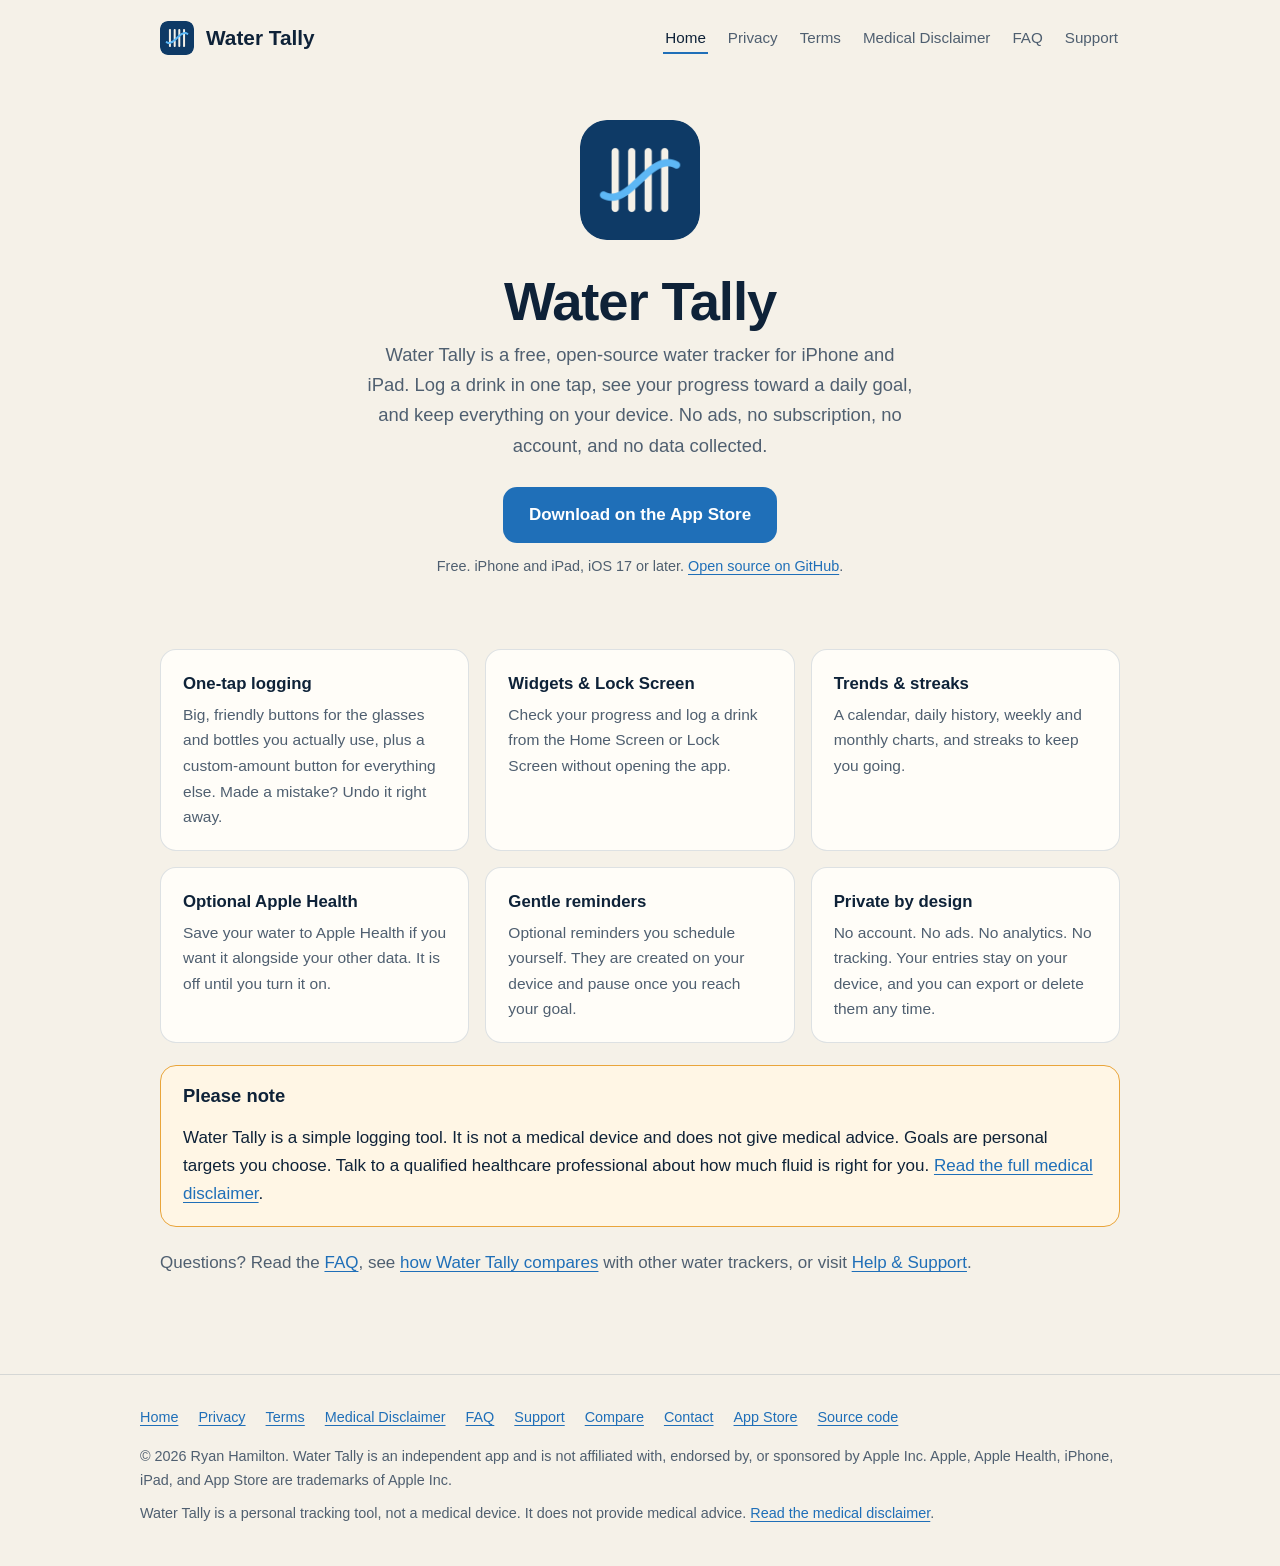
<file: index.html>
<!DOCTYPE html>
<html lang="en">
<head>
  <meta charset="utf-8">
  <meta name="viewport" content="width=device-width, initial-scale=1">
  <title>Water Tally – Free, private, open-source water tracker for iPhone</title>
  <meta name="description" content="Water Tally is a free, open-source water tracker for iPhone and iPad with one-tap logging, tap-to-log widgets and optional Apple Health. No ads, no account, no data collected.">
  <link rel="canonical" href="https://rshamilton.github.io/watertally/index.html">
  <link rel="icon" type="image/png" href="assets/favicon.png">
  <link rel="apple-touch-icon" href="assets/apple-touch-icon.png">
  <meta property="og:type" content="website">
  <meta property="og:title" content="Water Tally – Free, private, open-source water tracker for iPhone">
  <meta property="og:description" content="Water Tally is a free, open-source water tracker for iPhone and iPad with one-tap logging, tap-to-log widgets and optional Apple Health. No ads, no account, no data collected.">
  <meta property="og:image" content="https://rshamilton.github.io/watertally/assets/social-card.png">
  <meta name="twitter:card" content="summary_large_image">
  <meta name="apple-itunes-app" content="app-id=6814481718">
  <script type="application/ld+json">
{
  "@context": "https://schema.org",
  "@type": "MobileApplication",
  "name": "Water Tally",
  "description": "Water Tally is a free, open-source water tracker for iPhone and iPad. Log a drink in one tap, see your progress toward a daily goal, and keep everything on your device. No ads, no subscription, no account, and no data collected.",
  "operatingSystem": "iOS 17.0 or later",
  "applicationCategory": "HealthApplication",
  "url": "https://rshamilton.github.io/watertally/",
  "downloadUrl": "https://apps.apple.com/us/app/water-tally-drink-tracker/id6814481718",
  "installUrl": "https://apps.apple.com/us/app/water-tally-drink-tracker/id6814481718",
  "image": "https://rshamilton.github.io/watertally/assets/icon-1024.png",
  "license": "https://www.gnu.org/licenses/gpl-3.0.html",
  "isAccessibleForFree": true,
  "offers": {
    "@type": "Offer",
    "price": "0",
    "priceCurrency": "USD"
  },
  "author": {
    "@type": "Person",
    "name": "Ryan Hamilton"
  },
  "sameAs": [
    "https://apps.apple.com/us/app/water-tally-drink-tracker/id6814481718",
    "https://github.com/rshamilton/watertally"
  ],
  "featureList": [
    "One-tap water logging with custom buttons",
    "Tap-to-log Home Screen widgets and Lock Screen widgets",
    "Optional Apple Health sync (Water only)",
    "Optional reminders that stop once the daily goal is reached",
    "History, calendar, streaks and trends",
    "Ounces or millilitres",
    "CSV and JSON export",
    "No account, no ads, no data collected, works offline",
    "Open source (GPL v3)"
  ]
}
  </script>

  <meta name="theme-color" content="#0b1724" media="(prefers-color-scheme: dark)">
  <meta name="theme-color" content="#f5f1e8" media="(prefers-color-scheme: light)">
  <link rel="stylesheet" href="assets/style.css">
</head>
<body>
  <a class="skip-link" href="#content">Skip to content</a>
  <header class="site-header">
    <a class="brand" href="index.html"><img src="assets/icon-512.png" alt="" width="38" height="38">Water Tally</a>
    <nav aria-label="Main">
      <ul>
        <li><a href="index.html" aria-current="page">Home</a></li>
        <li><a href="privacy.html">Privacy</a></li>
        <li><a href="terms.html">Terms</a></li>
        <li><a href="medical-disclaimer.html">Medical Disclaimer</a></li>
        <li><a href="faq.html">FAQ</a></li>
        <li><a href="support.html">Support</a></li>
      </ul>
    </nav>
  </header>
  <main id="content" class="wide">

    <section class="hero">
      <img class="icon" src="assets/icon-512.png" alt="Water Tally app icon" width="132" height="132">
      <h1>Water Tally</h1>
      <p class="lead">Water Tally is a free, open-source water tracker for iPhone and iPad. Log a drink in one tap, see your progress toward a daily goal, and keep everything on your device. No ads, no subscription, no account, and no data collected.</p>
      <a class="badge" href="https://apps.apple.com/us/app/water-tally-drink-tracker/id6814481718">Download on the App Store</a>
      <p class="muted small">Free. iPhone and iPad, iOS 17 or later. <a href="https://github.com/rshamilton/watertally">Open source on GitHub</a>.</p>
    </section>

    <ul class="features">
      <li><h3>One-tap logging</h3><p>Big, friendly buttons for the glasses and bottles you actually use, plus a custom-amount button for everything else. Made a mistake? Undo it right away.</p></li>
      <li><h3>Widgets &amp; Lock Screen</h3><p>Check your progress and log a drink from the Home Screen or Lock Screen without opening the app.</p></li>
      <li><h3>Trends &amp; streaks</h3><p>A calendar, daily history, weekly and monthly charts, and streaks to keep you going.</p></li>
      <li><h3>Optional Apple Health</h3><p>Save your water to Apple Health if you want it alongside your other data. It is off until you turn it on.</p></li>
      <li><h3>Gentle reminders</h3><p>Optional reminders you schedule yourself. They are created on your device and pause once you reach your goal.</p></li>
      <li><h3>Private by design</h3><p>No account. No ads. No analytics. No tracking. Your entries stay on your device, and you can export or delete them any time.</p></li>
    </ul>

    <div class="notice warning" role="note">
      <h2>Please note</h2>
      <p>Water Tally is a simple logging tool. It is not a medical device and does not give medical advice. Goals are personal targets you choose. Talk to a qualified healthcare professional about how much fluid is right for you. <a href="medical-disclaimer.html">Read the full medical disclaimer</a>.</p>
    </div>

    <p class="muted">Questions? Read the <a href="faq.html">FAQ</a>, see <a href="compare.html">how Water Tally compares</a> with other water trackers, or visit <a href="support.html">Help &amp; Support</a>.</p>

  </main>
  <footer class="site-footer">
    <div class="inner">
      <ul>
        <li><a href="index.html">Home</a></li>
        <li><a href="privacy.html">Privacy</a></li>
        <li><a href="terms.html">Terms</a></li>
        <li><a href="medical-disclaimer.html">Medical Disclaimer</a></li>
        <li><a href="faq.html">FAQ</a></li>
        <li><a href="support.html">Support</a></li>
        <li><a href="compare.html">Compare</a></li>
        <li><a href="mailto:watertally@googlegroups.com?subject=Water%20Tally%20Support">Contact</a></li>
        <li><a href="https://apps.apple.com/us/app/water-tally-drink-tracker/id6814481718">App Store</a></li>
        <li><a href="https://github.com/rshamilton/watertally">Source code</a></li>
      </ul>
      <p>&copy; 2026 Ryan Hamilton. Water Tally is an independent app and is not affiliated with, endorsed by, or sponsored by Apple Inc. Apple, Apple Health, iPhone, iPad, and App Store are trademarks of Apple Inc.</p>
      <p>Water Tally is a personal tracking tool, not a medical device. It does not provide medical advice. <a href="medical-disclaimer.html">Read the medical disclaimer</a>.</p>
    </div>
  </footer>
</body>
</html>
</file>
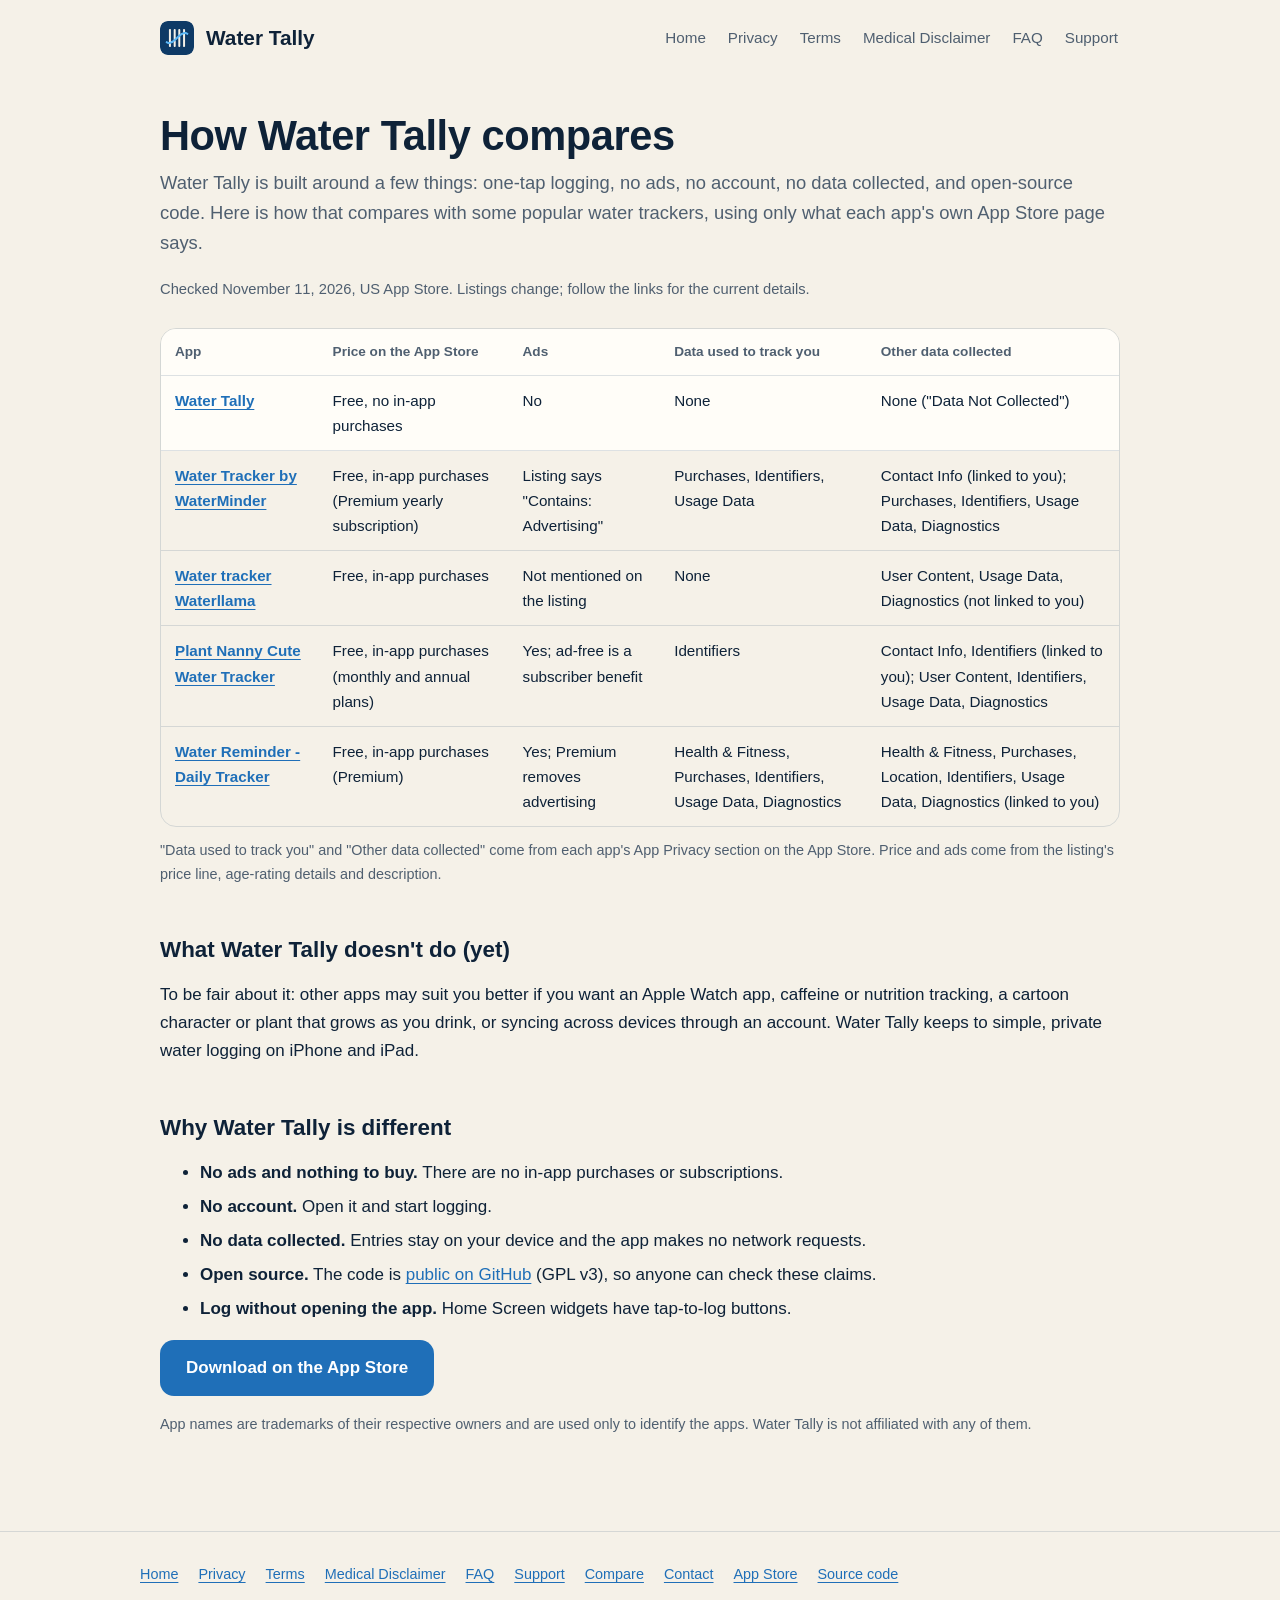
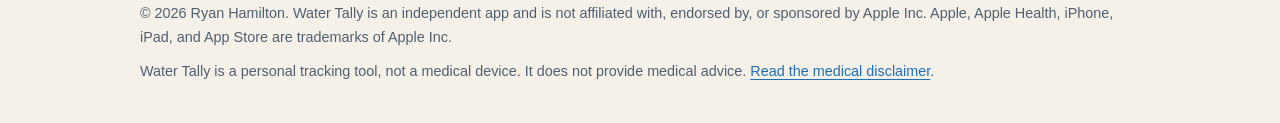
<file: compare.html>
<!DOCTYPE html>
<html lang="en">
<head>
  <meta charset="utf-8">
  <meta name="viewport" content="width=device-width, initial-scale=1">
  <title>How Water Tally compares with other water tracker apps</title>
  <meta name="description" content="Water Tally compared with popular water trackers on price, ads and App Store privacy labels.">
  <link rel="canonical" href="https://rshamilton.github.io/watertally/compare.html">
  <link rel="icon" type="image/png" href="assets/favicon.png">
  <link rel="apple-touch-icon" href="assets/apple-touch-icon.png">
  <meta property="og:type" content="website">
  <meta property="og:title" content="How Water Tally compares with other water tracker apps">
  <meta property="og:description" content="Water Tally compared with popular water trackers on price, ads and App Store privacy labels.">
  <meta property="og:image" content="https://rshamilton.github.io/watertally/assets/social-card.png">
  <meta name="twitter:card" content="summary_large_image">
  <meta name="apple-itunes-app" content="app-id=6814481718">

  <meta name="theme-color" content="#0b1724" media="(prefers-color-scheme: dark)">
  <meta name="theme-color" content="#f5f1e8" media="(prefers-color-scheme: light)">
  <link rel="stylesheet" href="assets/style.css">
</head>
<body>
  <a class="skip-link" href="#content">Skip to content</a>
  <header class="site-header">
    <a class="brand" href="index.html"><img src="assets/icon-512.png" alt="" width="38" height="38">Water Tally</a>
    <nav aria-label="Main">
      <ul>
        <li><a href="index.html">Home</a></li>
        <li><a href="privacy.html">Privacy</a></li>
        <li><a href="terms.html">Terms</a></li>
        <li><a href="medical-disclaimer.html">Medical Disclaimer</a></li>
        <li><a href="faq.html">FAQ</a></li>
        <li><a href="support.html">Support</a></li>
      </ul>
    </nav>
  </header>
  <main id="content" class="wide">

    <h1>How Water Tally compares</h1>
    <p class="lead">Water Tally is built around a few things: one-tap logging, no ads, no account, no data collected, and open-source code. Here is how that compares with some popular water trackers, using only what each app's own App Store page says.</p>
    <p class="meta">Checked November 11, 2026, US App Store. Listings change; follow the links for the current details.</p>

    <div class="table-wrap">
    <table>
      <thead>
        <tr><th scope="col">App</th><th scope="col">Price on the App Store</th><th scope="col">Ads</th><th scope="col">Data used to track you</th><th scope="col">Other data collected</th></tr>
      </thead>
      <tbody>
        <tr><th scope="row"><a href="https://apps.apple.com/us/app/water-tally-drink-tracker/id6814481718">Water Tally</a></th><td>Free, no in-app purchases</td><td>No</td><td>None</td><td>None (&quot;Data Not Collected&quot;)</td></tr>
        <tr><th scope="row"><a href="https://apps.apple.com/us/app/water-tracker-by-waterminder/id653031147">Water Tracker by WaterMinder</a></th><td>Free, in-app purchases (Premium yearly subscription)</td><td>Listing says &quot;Contains: Advertising&quot;</td><td>Purchases, Identifiers, Usage Data</td><td>Contact Info (linked to you); Purchases, Identifiers, Usage Data, Diagnostics</td></tr>
        <tr><th scope="row"><a href="https://apps.apple.com/us/app/water-tracker-waterllama/id1454778585">Water tracker Waterllama</a></th><td>Free, in-app purchases</td><td>Not mentioned on the listing</td><td>None</td><td>User Content, Usage Data, Diagnostics (not linked to you)</td></tr>
        <tr><th scope="row"><a href="https://apps.apple.com/us/app/plant-nanny-cute-water-tracker/id1424178757">Plant Nanny Cute Water Tracker</a></th><td>Free, in-app purchases (monthly and annual plans)</td><td>Yes; ad-free is a subscriber benefit</td><td>Identifiers</td><td>Contact Info, Identifiers (linked to you); User Content, Identifiers, Usage Data, Diagnostics</td></tr>
        <tr><th scope="row"><a href="https://apps.apple.com/us/app/water-reminder-daily-tracker/id1221965482">Water Reminder - Daily Tracker</a></th><td>Free, in-app purchases (Premium)</td><td>Yes; Premium removes advertising</td><td>Health &amp; Fitness, Purchases, Identifiers, Usage Data, Diagnostics</td><td>Health &amp; Fitness, Purchases, Location, Identifiers, Usage Data, Diagnostics (linked to you)</td></tr>
      </tbody>
    </table>
    </div>
    <p class="muted small">"Data used to track you" and "Other data collected" come from each app's App Privacy section on the App Store. Price and ads come from the listing's price line, age-rating details and description.</p>

    <h2>What Water Tally doesn't do (yet)</h2>
    <p>To be fair about it: other apps may suit you better if you want an Apple Watch app, caffeine or nutrition tracking, a cartoon character or plant that grows as you drink, or syncing across devices through an account. Water Tally keeps to simple, private water logging on iPhone and iPad.</p>

    <h2>Why Water Tally is different</h2>
    <ul>
      <li><strong>No ads and nothing to buy.</strong> There are no in-app purchases or subscriptions.</li>
      <li><strong>No account.</strong> Open it and start logging.</li>
      <li><strong>No data collected.</strong> Entries stay on your device and the app makes no network requests.</li>
      <li><strong>Open source.</strong> The code is <a href="https://github.com/rshamilton/watertally">public on GitHub</a> (GPL v3), so anyone can check these claims.</li>
      <li><strong>Log without opening the app.</strong> Home Screen widgets have tap-to-log buttons.</li>
    </ul>
    <p><a class="badge" href="https://apps.apple.com/us/app/water-tally-drink-tracker/id6814481718">Download on the App Store</a></p>

    <p class="muted small">App names are trademarks of their respective owners and are used only to identify the apps. Water Tally is not affiliated with any of them.</p>

  </main>
  <footer class="site-footer">
    <div class="inner">
      <ul>
        <li><a href="index.html">Home</a></li>
        <li><a href="privacy.html">Privacy</a></li>
        <li><a href="terms.html">Terms</a></li>
        <li><a href="medical-disclaimer.html">Medical Disclaimer</a></li>
        <li><a href="faq.html">FAQ</a></li>
        <li><a href="support.html">Support</a></li>
        <li><a href="compare.html">Compare</a></li>
        <li><a href="mailto:watertally@googlegroups.com?subject=Water%20Tally%20Support">Contact</a></li>
        <li><a href="https://apps.apple.com/us/app/water-tally-drink-tracker/id6814481718">App Store</a></li>
        <li><a href="https://github.com/rshamilton/watertally">Source code</a></li>
      </ul>
      <p>&copy; 2026 Ryan Hamilton. Water Tally is an independent app and is not affiliated with, endorsed by, or sponsored by Apple Inc. Apple, Apple Health, iPhone, iPad, and App Store are trademarks of Apple Inc.</p>
      <p>Water Tally is a personal tracking tool, not a medical device. It does not provide medical advice. <a href="medical-disclaimer.html">Read the medical disclaimer</a>.</p>
    </div>
  </footer>
</body>
</html>
</file>
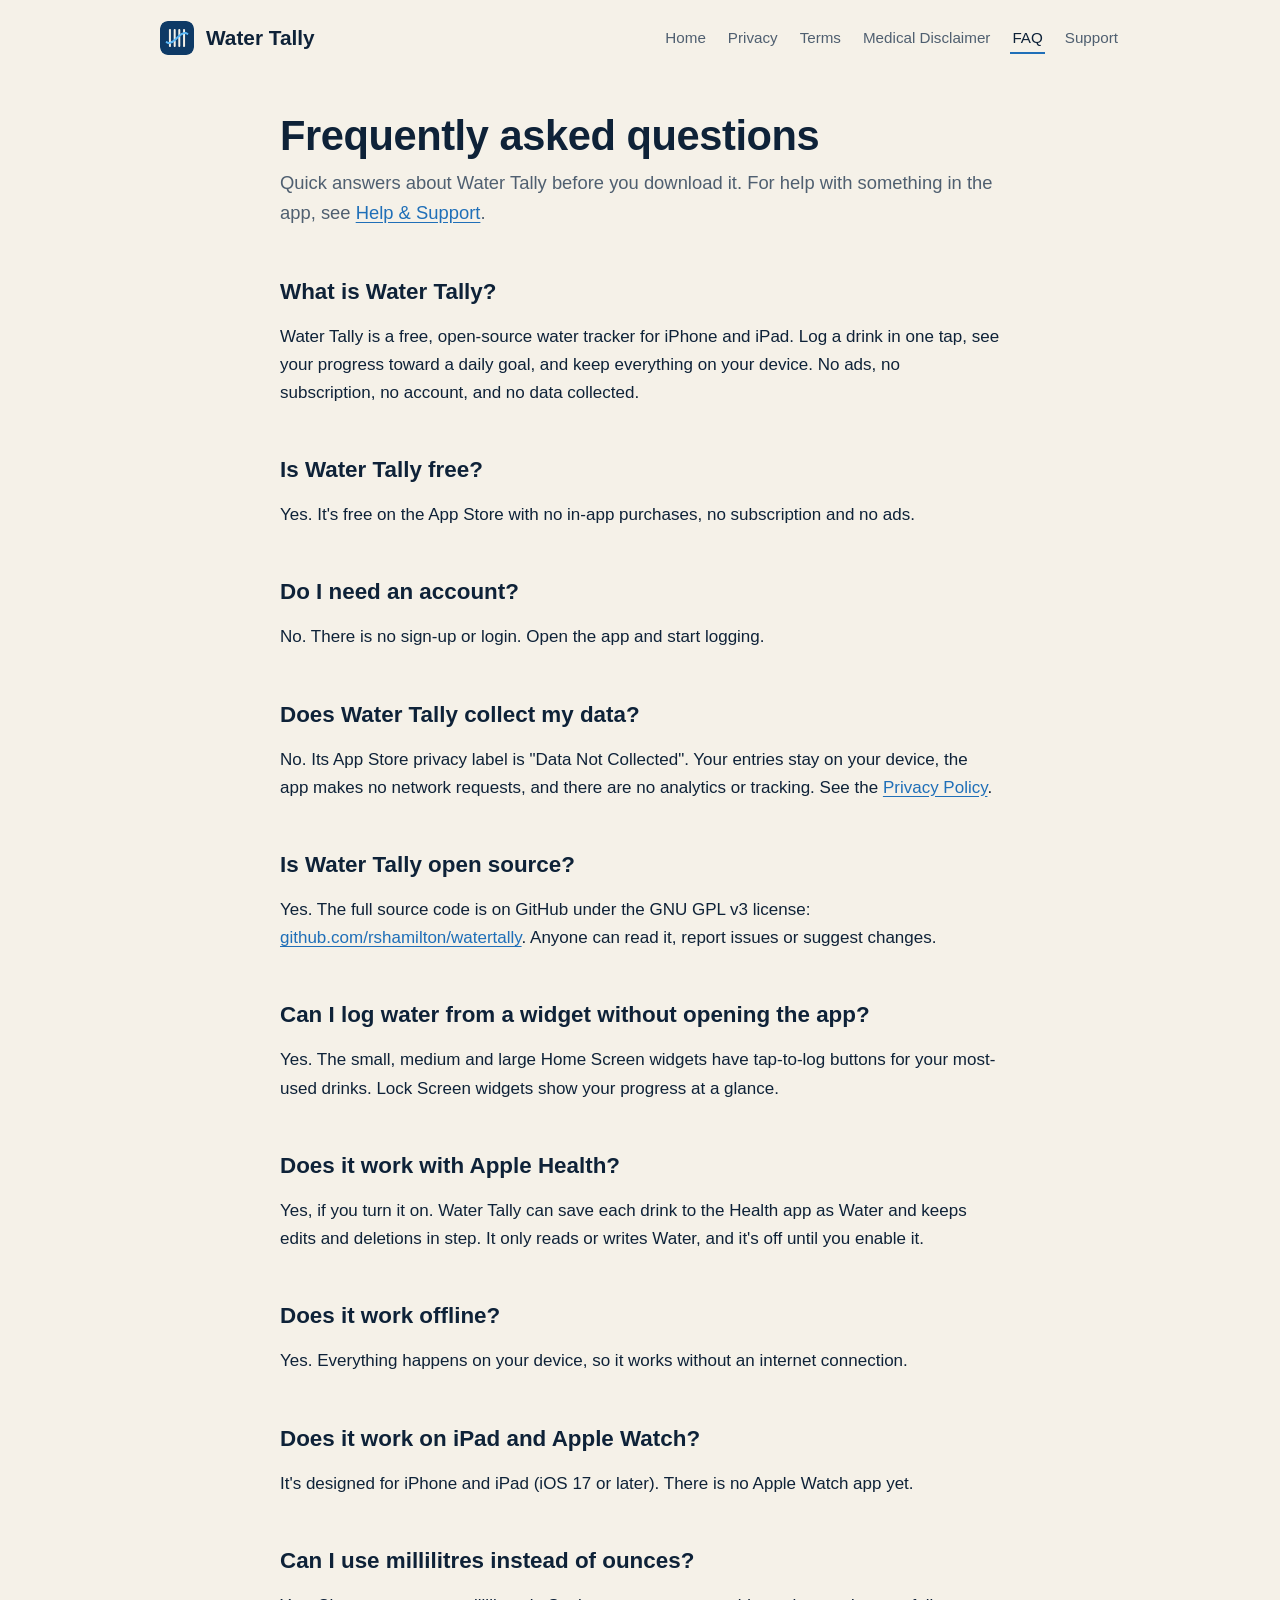
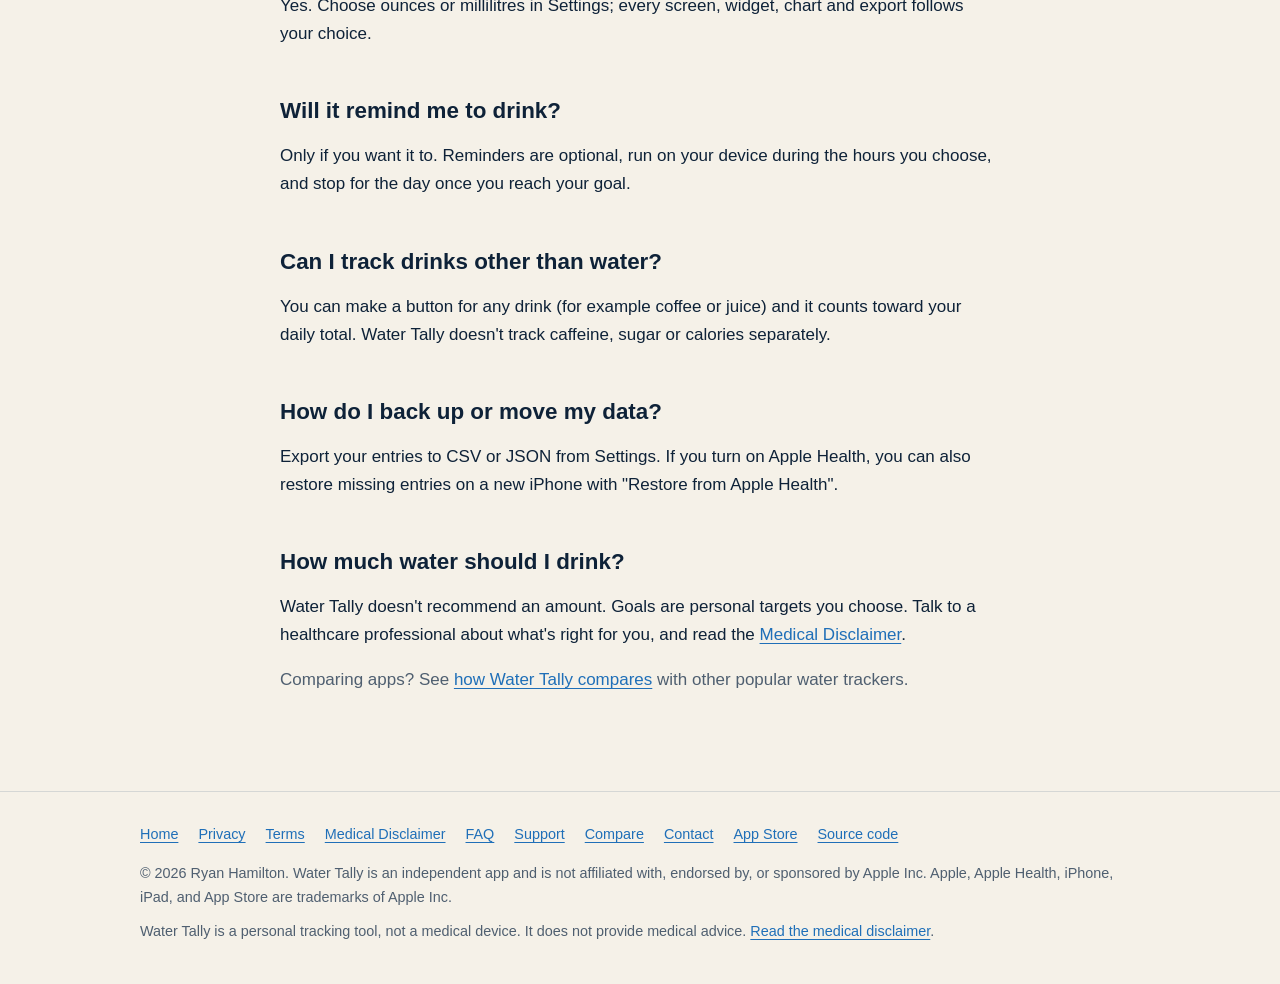
<file: faq.html>
<!DOCTYPE html>
<html lang="en">
<head>
  <meta charset="utf-8">
  <meta name="viewport" content="width=device-width, initial-scale=1">
  <title>FAQ – Water Tally: free, private, open-source water tracker</title>
  <meta name="description" content="Answers about Water Tally: is it free, does it need an account, does it collect data, is it open source, widgets, Apple Health, offline use and more.">
  <link rel="canonical" href="https://rshamilton.github.io/watertally/faq.html">
  <link rel="icon" type="image/png" href="assets/favicon.png">
  <link rel="apple-touch-icon" href="assets/apple-touch-icon.png">
  <meta property="og:type" content="website">
  <meta property="og:title" content="FAQ – Water Tally: free, private, open-source water tracker">
  <meta property="og:description" content="Answers about Water Tally: is it free, does it need an account, does it collect data, is it open source, widgets, Apple Health, offline use and more.">
  <meta property="og:image" content="https://rshamilton.github.io/watertally/assets/social-card.png">
  <meta name="twitter:card" content="summary_large_image">
  <meta name="apple-itunes-app" content="app-id=6814481718">
  <script type="application/ld+json">
{
  "@context": "https://schema.org",
  "@type": "FAQPage",
  "mainEntity": [
    {
      "@type": "Question",
      "name": "What is Water Tally?",
      "acceptedAnswer": {
        "@type": "Answer",
        "text": "Water Tally is a free, open-source water tracker for iPhone and iPad. Log a drink in one tap, see your progress toward a daily goal, and keep everything on your device. No ads, no subscription, no account, and no data collected."
      }
    },
    {
      "@type": "Question",
      "name": "Is Water Tally free?",
      "acceptedAnswer": {
        "@type": "Answer",
        "text": "Yes. It's free on the App Store with no in-app purchases, no subscription and no ads."
      }
    },
    {
      "@type": "Question",
      "name": "Do I need an account?",
      "acceptedAnswer": {
        "@type": "Answer",
        "text": "No. There is no sign-up or login. Open the app and start logging."
      }
    },
    {
      "@type": "Question",
      "name": "Does Water Tally collect my data?",
      "acceptedAnswer": {
        "@type": "Answer",
        "text": "No. Its App Store privacy label is \"Data Not Collected\". Your entries stay on your device, the app makes no network requests, and there are no analytics or tracking. See the Privacy Policy."
      }
    },
    {
      "@type": "Question",
      "name": "Is Water Tally open source?",
      "acceptedAnswer": {
        "@type": "Answer",
        "text": "Yes. The full source code is on GitHub under the GNU GPL v3 license: github.com/rshamilton/watertally. Anyone can read it, report issues or suggest changes."
      }
    },
    {
      "@type": "Question",
      "name": "Can I log water from a widget without opening the app?",
      "acceptedAnswer": {
        "@type": "Answer",
        "text": "Yes. The small, medium and large Home Screen widgets have tap-to-log buttons for your most-used drinks. Lock Screen widgets show your progress at a glance."
      }
    },
    {
      "@type": "Question",
      "name": "Does it work with Apple Health?",
      "acceptedAnswer": {
        "@type": "Answer",
        "text": "Yes, if you turn it on. Water Tally can save each drink to the Health app as Water and keeps edits and deletions in step. It only reads or writes Water, and it's off until you enable it."
      }
    },
    {
      "@type": "Question",
      "name": "Does it work offline?",
      "acceptedAnswer": {
        "@type": "Answer",
        "text": "Yes. Everything happens on your device, so it works without an internet connection."
      }
    },
    {
      "@type": "Question",
      "name": "Does it work on iPad and Apple Watch?",
      "acceptedAnswer": {
        "@type": "Answer",
        "text": "It's designed for iPhone and iPad (iOS 17 or later). There is no Apple Watch app yet."
      }
    },
    {
      "@type": "Question",
      "name": "Can I use millilitres instead of ounces?",
      "acceptedAnswer": {
        "@type": "Answer",
        "text": "Yes. Choose ounces or millilitres in Settings; every screen, widget, chart and export follows your choice."
      }
    },
    {
      "@type": "Question",
      "name": "Will it remind me to drink?",
      "acceptedAnswer": {
        "@type": "Answer",
        "text": "Only if you want it to. Reminders are optional, run on your device during the hours you choose, and stop for the day once you reach your goal."
      }
    },
    {
      "@type": "Question",
      "name": "Can I track drinks other than water?",
      "acceptedAnswer": {
        "@type": "Answer",
        "text": "You can make a button for any drink (for example coffee or juice) and it counts toward your daily total. Water Tally doesn't track caffeine, sugar or calories separately."
      }
    },
    {
      "@type": "Question",
      "name": "How do I back up or move my data?",
      "acceptedAnswer": {
        "@type": "Answer",
        "text": "Export your entries to CSV or JSON from Settings. If you turn on Apple Health, you can also restore missing entries on a new iPhone with \"Restore from Apple Health\"."
      }
    },
    {
      "@type": "Question",
      "name": "How much water should I drink?",
      "acceptedAnswer": {
        "@type": "Answer",
        "text": "Water Tally doesn't recommend an amount. Goals are personal targets you choose. Talk to a healthcare professional about what's right for you, and read the Medical Disclaimer."
      }
    }
  ]
}
  </script>

  <meta name="theme-color" content="#0b1724" media="(prefers-color-scheme: dark)">
  <meta name="theme-color" content="#f5f1e8" media="(prefers-color-scheme: light)">
  <link rel="stylesheet" href="assets/style.css">
</head>
<body>
  <a class="skip-link" href="#content">Skip to content</a>
  <header class="site-header">
    <a class="brand" href="index.html"><img src="assets/icon-512.png" alt="" width="38" height="38">Water Tally</a>
    <nav aria-label="Main">
      <ul>
        <li><a href="index.html">Home</a></li>
        <li><a href="privacy.html">Privacy</a></li>
        <li><a href="terms.html">Terms</a></li>
        <li><a href="medical-disclaimer.html">Medical Disclaimer</a></li>
        <li><a href="faq.html" aria-current="page">FAQ</a></li>
        <li><a href="support.html">Support</a></li>
      </ul>
    </nav>
  </header>
  <main id="content">

    <h1>Frequently asked questions</h1>
    <p class="lead">Quick answers about Water Tally before you download it. For help with something in the app, see <a href="support.html">Help &amp; Support</a>.</p>
    <h2>What is Water Tally?</h2>
    <p>Water Tally is a free, open-source water tracker for iPhone and iPad. Log a drink in one tap, see your progress toward a daily goal, and keep everything on your device. No ads, no subscription, no account, and no data collected.</p>
    <h2>Is Water Tally free?</h2>
    <p>Yes. It's free on the App Store with no in-app purchases, no subscription and no ads.</p>
    <h2>Do I need an account?</h2>
    <p>No. There is no sign-up or login. Open the app and start logging.</p>
    <h2>Does Water Tally collect my data?</h2>
    <p>No. Its App Store privacy label is "Data Not Collected". Your entries stay on your device, the app makes no network requests, and there are no analytics or tracking. See the <a href="privacy.html">Privacy Policy</a>.</p>
    <h2>Is Water Tally open source?</h2>
    <p>Yes. The full source code is on GitHub under the GNU GPL v3 license: <a href="https://github.com/rshamilton/watertally">github.com/rshamilton/watertally</a>. Anyone can read it, report issues or suggest changes.</p>
    <h2>Can I log water from a widget without opening the app?</h2>
    <p>Yes. The small, medium and large Home Screen widgets have tap-to-log buttons for your most-used drinks. Lock Screen widgets show your progress at a glance.</p>
    <h2>Does it work with Apple Health?</h2>
    <p>Yes, if you turn it on. Water Tally can save each drink to the Health app as Water and keeps edits and deletions in step. It only reads or writes Water, and it's off until you enable it.</p>
    <h2>Does it work offline?</h2>
    <p>Yes. Everything happens on your device, so it works without an internet connection.</p>
    <h2>Does it work on iPad and Apple Watch?</h2>
    <p>It's designed for iPhone and iPad (iOS 17 or later). There is no Apple Watch app yet.</p>
    <h2>Can I use millilitres instead of ounces?</h2>
    <p>Yes. Choose ounces or millilitres in Settings; every screen, widget, chart and export follows your choice.</p>
    <h2>Will it remind me to drink?</h2>
    <p>Only if you want it to. Reminders are optional, run on your device during the hours you choose, and stop for the day once you reach your goal.</p>
    <h2>Can I track drinks other than water?</h2>
    <p>You can make a button for any drink (for example coffee or juice) and it counts toward your daily total. Water Tally doesn't track caffeine, sugar or calories separately.</p>
    <h2>How do I back up or move my data?</h2>
    <p>Export your entries to CSV or JSON from Settings. If you turn on Apple Health, you can also restore missing entries on a new iPhone with "Restore from Apple Health".</p>
    <h2>How much water should I drink?</h2>
    <p>Water Tally doesn't recommend an amount. Goals are personal targets you choose. Talk to a healthcare professional about what's right for you, and read the <a href="medical-disclaimer.html">Medical Disclaimer</a>.</p>

    <p class="muted">Comparing apps? See <a href="compare.html">how Water Tally compares</a> with other popular water trackers.</p>

  </main>
  <footer class="site-footer">
    <div class="inner">
      <ul>
        <li><a href="index.html">Home</a></li>
        <li><a href="privacy.html">Privacy</a></li>
        <li><a href="terms.html">Terms</a></li>
        <li><a href="medical-disclaimer.html">Medical Disclaimer</a></li>
        <li><a href="faq.html">FAQ</a></li>
        <li><a href="support.html">Support</a></li>
        <li><a href="compare.html">Compare</a></li>
        <li><a href="mailto:watertally@googlegroups.com?subject=Water%20Tally%20Support">Contact</a></li>
        <li><a href="https://apps.apple.com/us/app/water-tally-drink-tracker/id6814481718">App Store</a></li>
        <li><a href="https://github.com/rshamilton/watertally">Source code</a></li>
      </ul>
      <p>&copy; 2026 Ryan Hamilton. Water Tally is an independent app and is not affiliated with, endorsed by, or sponsored by Apple Inc. Apple, Apple Health, iPhone, iPad, and App Store are trademarks of Apple Inc.</p>
      <p>Water Tally is a personal tracking tool, not a medical device. It does not provide medical advice. <a href="medical-disclaimer.html">Read the medical disclaimer</a>.</p>
    </div>
  </footer>
</body>
</html>
</file>
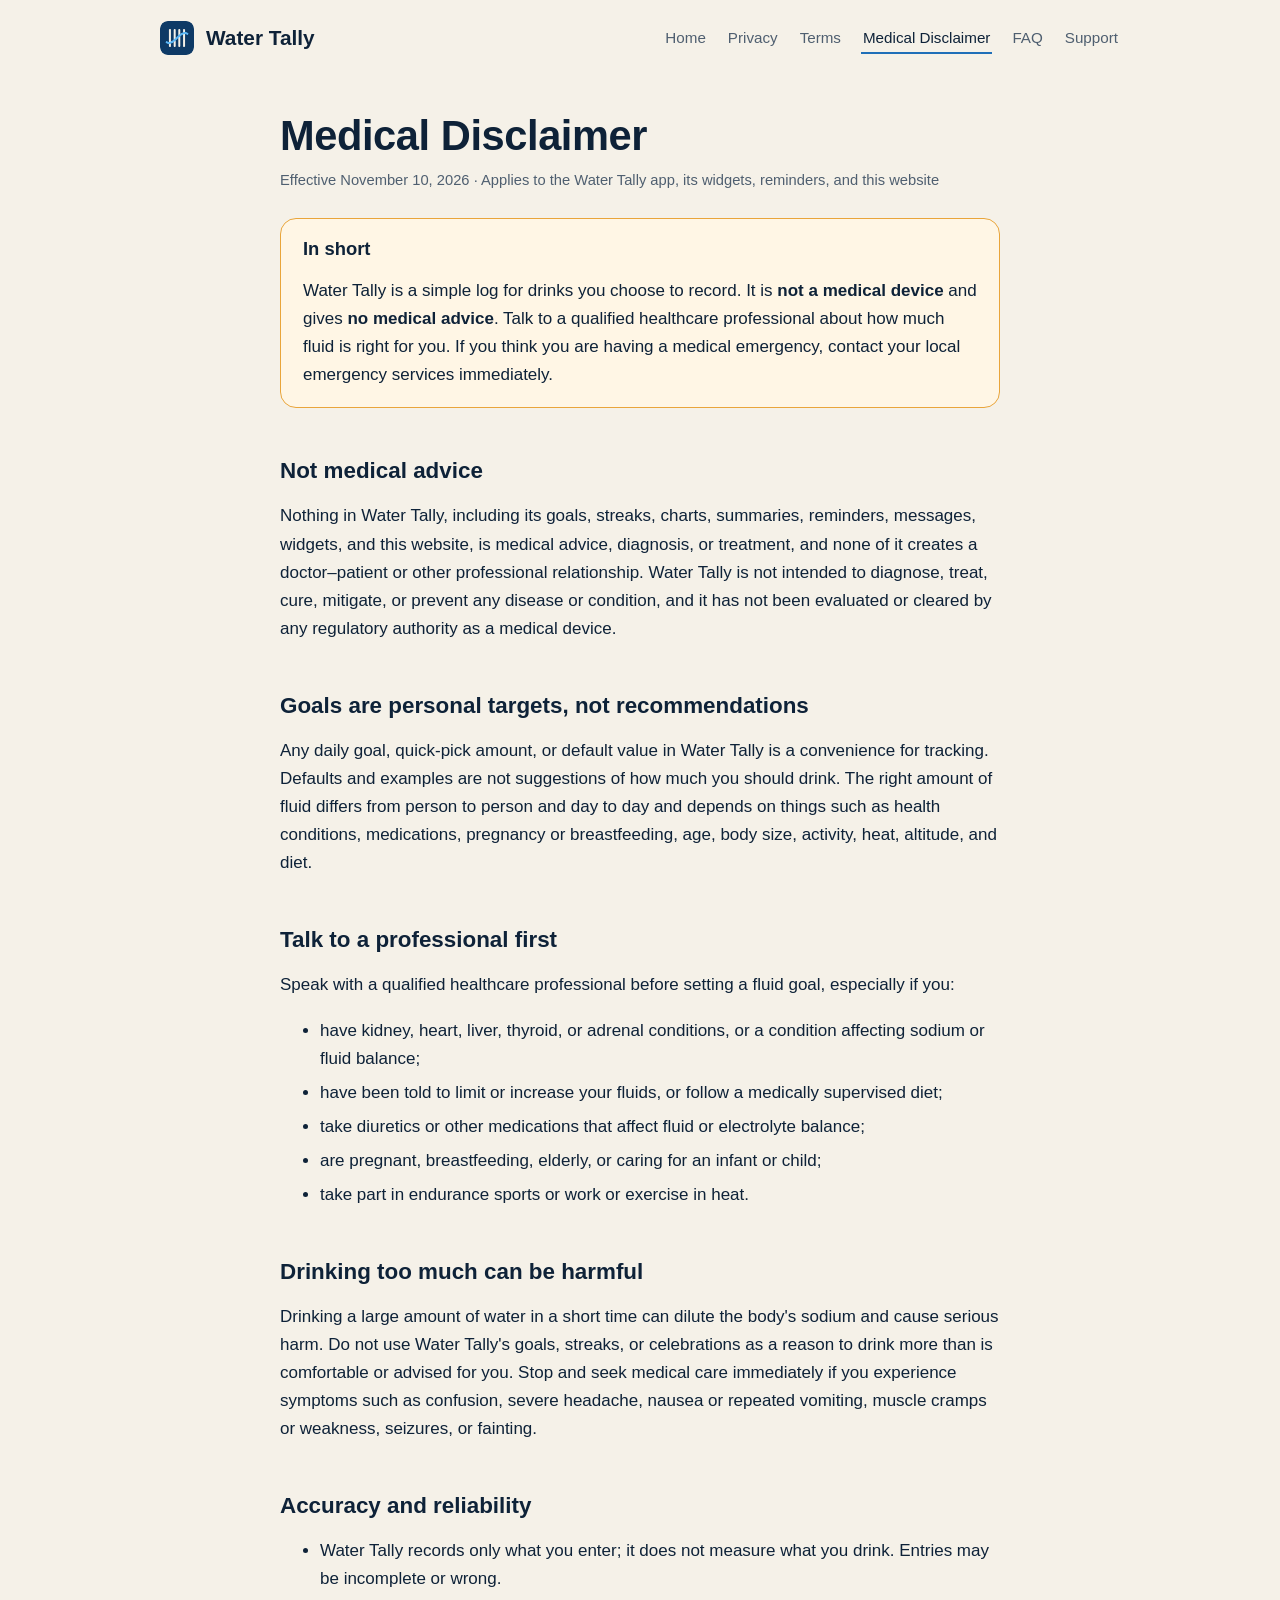
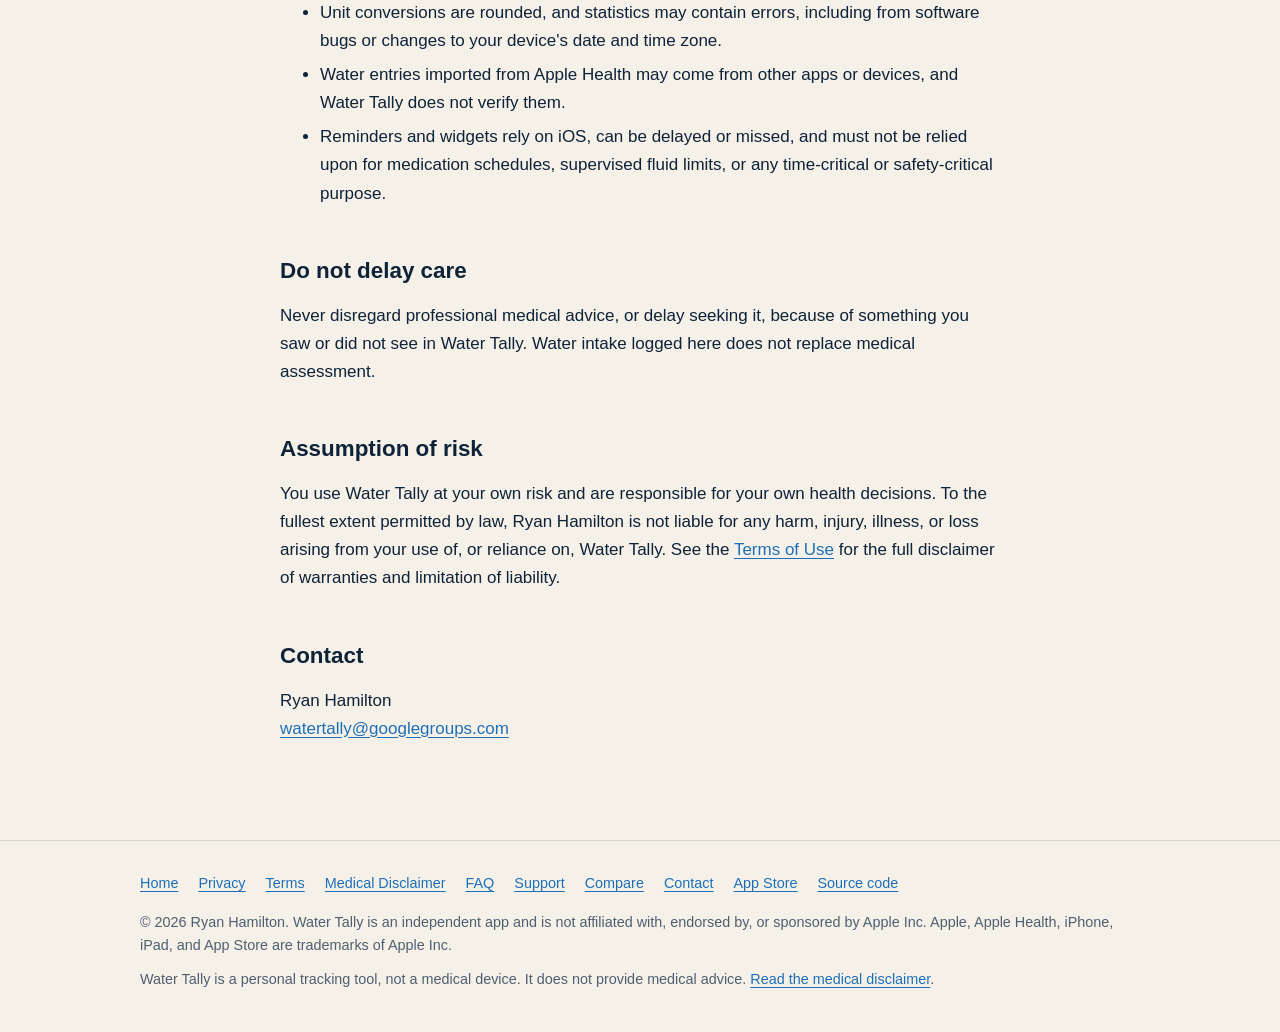
<file: medical-disclaimer.html>
<!DOCTYPE html>
<html lang="en">
<head>
  <meta charset="utf-8">
  <meta name="viewport" content="width=device-width, initial-scale=1">
  <title>Medical Disclaimer – Water Tally</title>
  <meta name="description" content="Water Tally is a simple tracker, not a medical device. It does not provide medical advice.">
  <link rel="canonical" href="https://rshamilton.github.io/watertally/medical-disclaimer.html">
  <link rel="icon" type="image/png" href="assets/favicon.png">
  <link rel="apple-touch-icon" href="assets/apple-touch-icon.png">
  <meta property="og:type" content="website">
  <meta property="og:title" content="Medical Disclaimer – Water Tally">
  <meta property="og:description" content="Water Tally is a simple tracker, not a medical device. It does not provide medical advice.">
  <meta property="og:image" content="https://rshamilton.github.io/watertally/assets/social-card.png">
  <meta name="twitter:card" content="summary_large_image">
  <meta name="apple-itunes-app" content="app-id=6814481718">

  <meta name="theme-color" content="#0b1724" media="(prefers-color-scheme: dark)">
  <meta name="theme-color" content="#f5f1e8" media="(prefers-color-scheme: light)">
  <link rel="stylesheet" href="assets/style.css">
</head>
<body>
  <a class="skip-link" href="#content">Skip to content</a>
  <header class="site-header">
    <a class="brand" href="index.html"><img src="assets/icon-512.png" alt="" width="38" height="38">Water Tally</a>
    <nav aria-label="Main">
      <ul>
        <li><a href="index.html">Home</a></li>
        <li><a href="privacy.html">Privacy</a></li>
        <li><a href="terms.html">Terms</a></li>
        <li><a href="medical-disclaimer.html" aria-current="page">Medical Disclaimer</a></li>
        <li><a href="faq.html">FAQ</a></li>
        <li><a href="support.html">Support</a></li>
      </ul>
    </nav>
  </header>
  <main id="content">

    <h1>Medical Disclaimer</h1>
    <p class="meta">Effective November 10, 2026 &middot; Applies to the Water Tally app, its widgets, reminders, and this website</p>

    <div class="notice warning" role="note">
      <h2>In short</h2>
      <p>Water Tally is a simple log for drinks you choose to record. It is <strong>not a medical device</strong> and gives <strong>no medical advice</strong>. Talk to a qualified healthcare professional about how much fluid is right for you. If you think you are having a medical emergency, contact your local emergency services immediately.</p>
    </div>

    <h2>Not medical advice</h2>
    <p>Nothing in Water Tally, including its goals, streaks, charts, summaries, reminders, messages, widgets, and this website, is medical advice, diagnosis, or treatment, and none of it creates a doctor&ndash;patient or other professional relationship. Water Tally is not intended to diagnose, treat, cure, mitigate, or prevent any disease or condition, and it has not been evaluated or cleared by any regulatory authority as a medical device.</p>

    <h2>Goals are personal targets, not recommendations</h2>
    <p>Any daily goal, quick-pick amount, or default value in Water Tally is a convenience for tracking. Defaults and examples are not suggestions of how much you should drink. The right amount of fluid differs from person to person and day to day and depends on things such as health conditions, medications, pregnancy or breastfeeding, age, body size, activity, heat, altitude, and diet.</p>

    <h2>Talk to a professional first</h2>
    <p>Speak with a qualified healthcare professional before setting a fluid goal, especially if you:</p>
    <ul>
      <li>have kidney, heart, liver, thyroid, or adrenal conditions, or a condition affecting sodium or fluid balance;</li>
      <li>have been told to limit or increase your fluids, or follow a medically supervised diet;</li>
      <li>take diuretics or other medications that affect fluid or electrolyte balance;</li>
      <li>are pregnant, breastfeeding, elderly, or caring for an infant or child;</li>
      <li>take part in endurance sports or work or exercise in heat.</li>
    </ul>

    <h2>Drinking too much can be harmful</h2>
    <p>Drinking a large amount of water in a short time can dilute the body's sodium and cause serious harm. Do not use Water Tally's goals, streaks, or celebrations as a reason to drink more than is comfortable or advised for you. Stop and seek medical care immediately if you experience symptoms such as confusion, severe headache, nausea or repeated vomiting, muscle cramps or weakness, seizures, or fainting.</p>

    <h2>Accuracy and reliability</h2>
    <ul>
      <li>Water Tally records only what you enter; it does not measure what you drink. Entries may be incomplete or wrong.</li>
      <li>Unit conversions are rounded, and statistics may contain errors, including from software bugs or changes to your device's date and time zone.</li>
      <li>Water entries imported from Apple Health may come from other apps or devices, and Water Tally does not verify them.</li>
      <li>Reminders and widgets rely on iOS, can be delayed or missed, and must not be relied upon for medication schedules, supervised fluid limits, or any time-critical or safety-critical purpose.</li>
    </ul>

    <h2>Do not delay care</h2>
    <p>Never disregard professional medical advice, or delay seeking it, because of something you saw or did not see in Water Tally. Water intake logged here does not replace medical assessment.</p>

    <h2>Assumption of risk</h2>
    <p>You use Water Tally at your own risk and are responsible for your own health decisions. To the fullest extent permitted by law, Ryan Hamilton is not liable for any harm, injury, illness, or loss arising from your use of, or reliance on, Water Tally. See the <a href="terms.html">Terms of Use</a> for the full disclaimer of warranties and limitation of liability.</p>

    <h2>Contact</h2>
    <p>Ryan Hamilton<br><a href="mailto:watertally@googlegroups.com?subject=Water%20Tally%20Support">watertally@googlegroups.com</a></p>

  </main>
  <footer class="site-footer">
    <div class="inner">
      <ul>
        <li><a href="index.html">Home</a></li>
        <li><a href="privacy.html">Privacy</a></li>
        <li><a href="terms.html">Terms</a></li>
        <li><a href="medical-disclaimer.html">Medical Disclaimer</a></li>
        <li><a href="faq.html">FAQ</a></li>
        <li><a href="support.html">Support</a></li>
        <li><a href="compare.html">Compare</a></li>
        <li><a href="mailto:watertally@googlegroups.com?subject=Water%20Tally%20Support">Contact</a></li>
        <li><a href="https://apps.apple.com/us/app/water-tally-drink-tracker/id6814481718">App Store</a></li>
        <li><a href="https://github.com/rshamilton/watertally">Source code</a></li>
      </ul>
      <p>&copy; 2026 Ryan Hamilton. Water Tally is an independent app and is not affiliated with, endorsed by, or sponsored by Apple Inc. Apple, Apple Health, iPhone, iPad, and App Store are trademarks of Apple Inc.</p>
      <p>Water Tally is a personal tracking tool, not a medical device. It does not provide medical advice. <a href="medical-disclaimer.html">Read the medical disclaimer</a>.</p>
    </div>
  </footer>
</body>
</html>
</file>
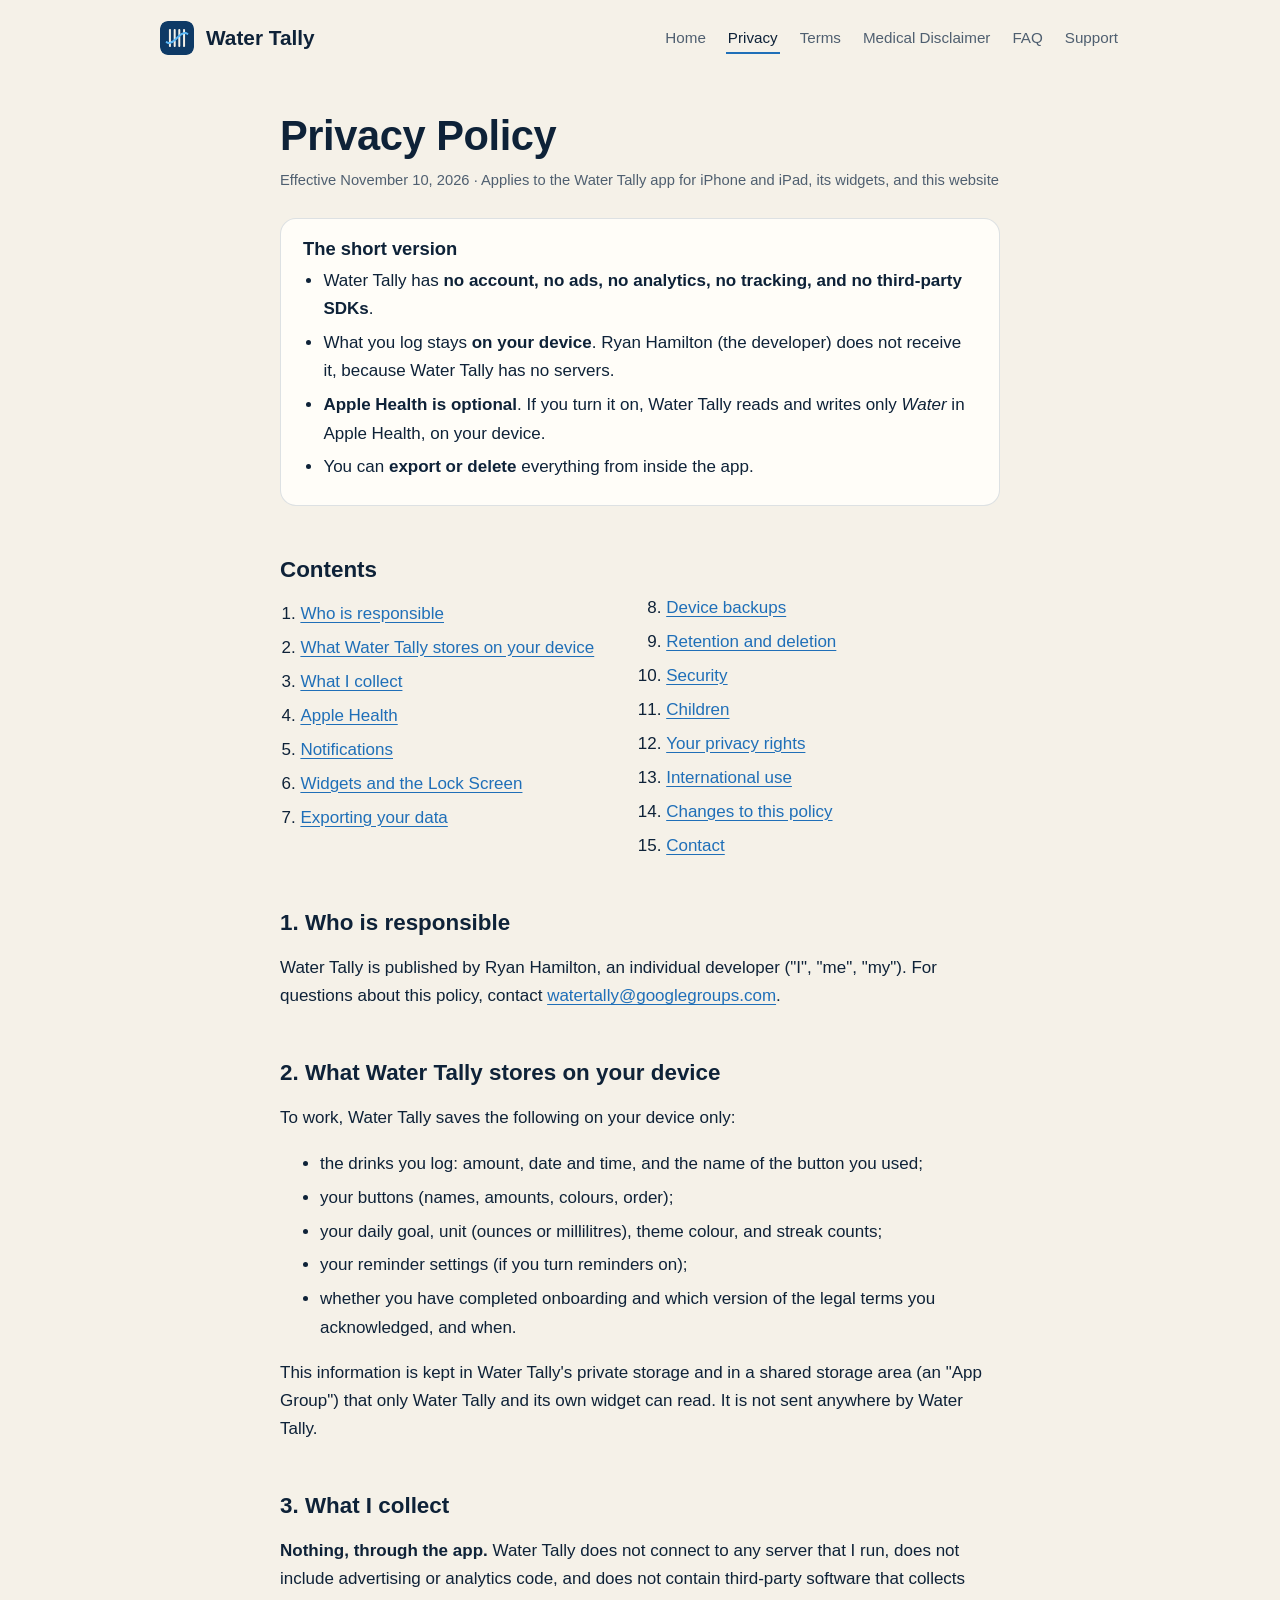
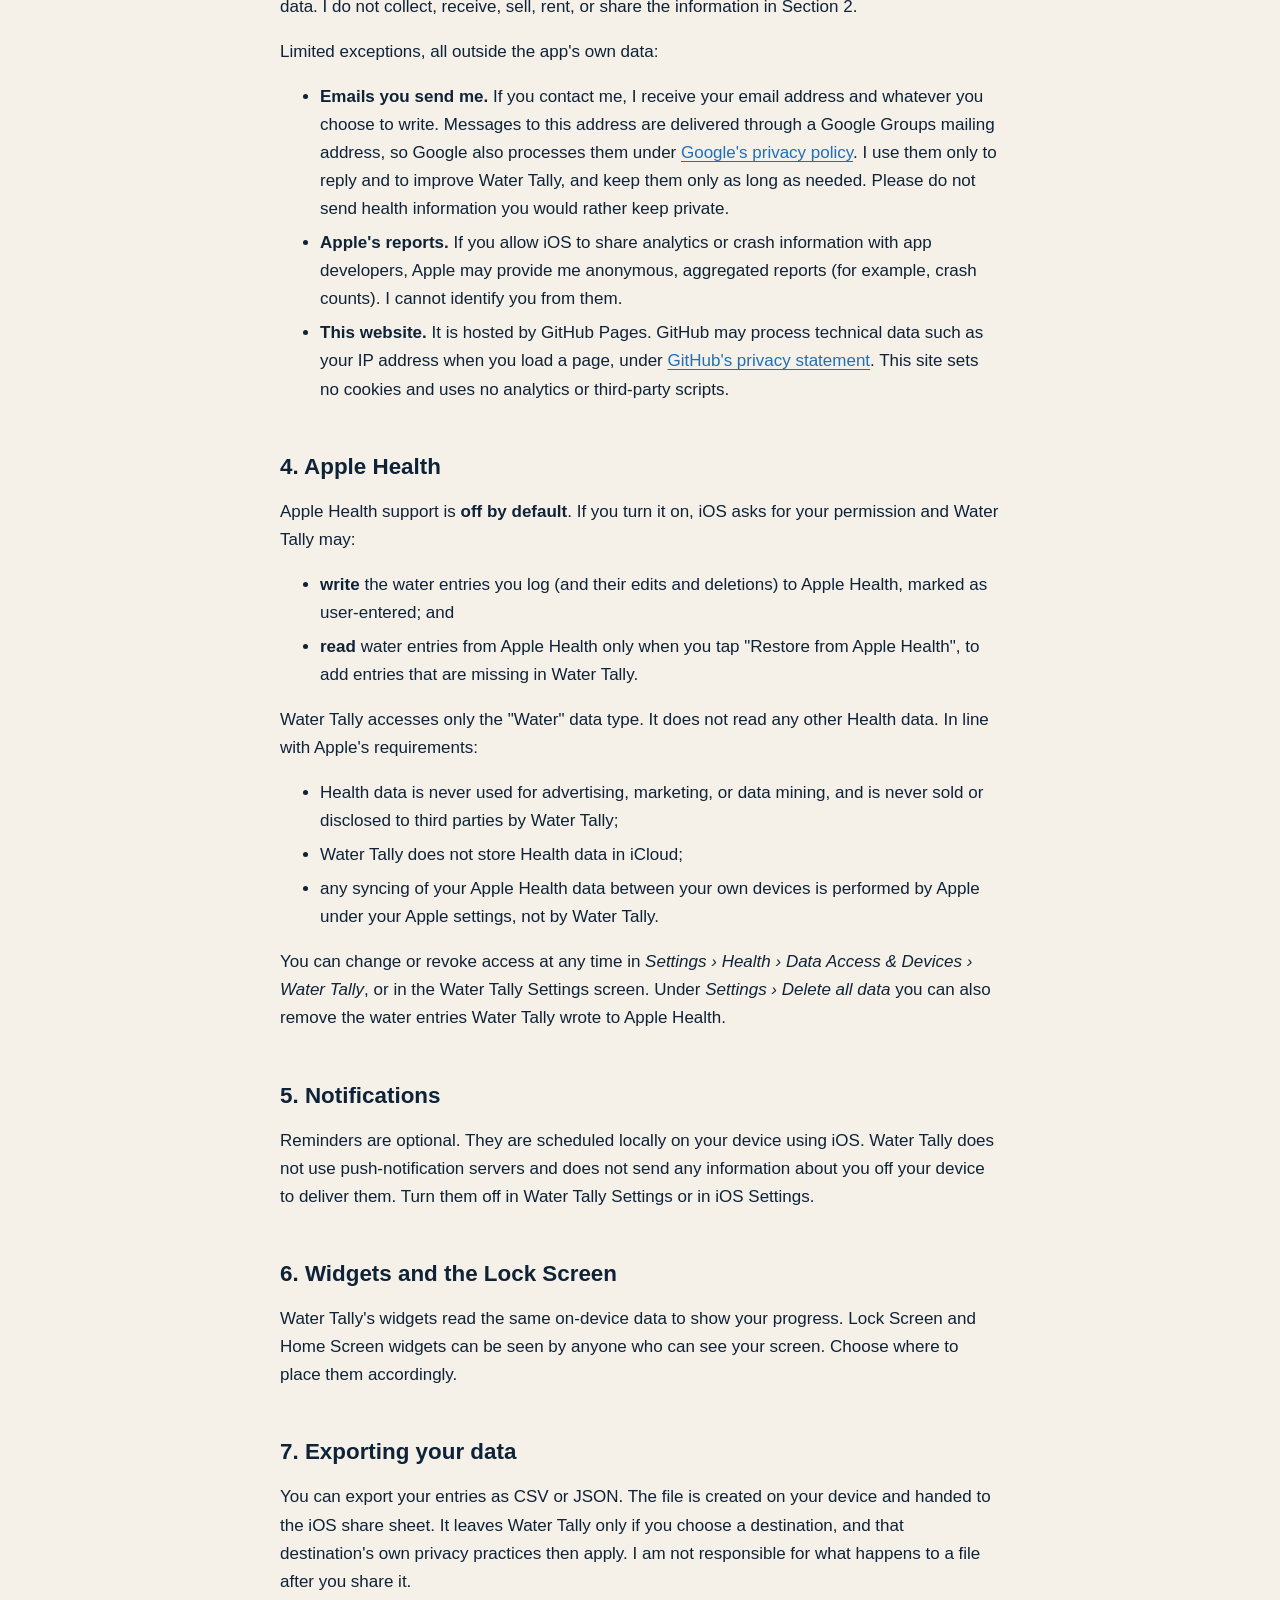
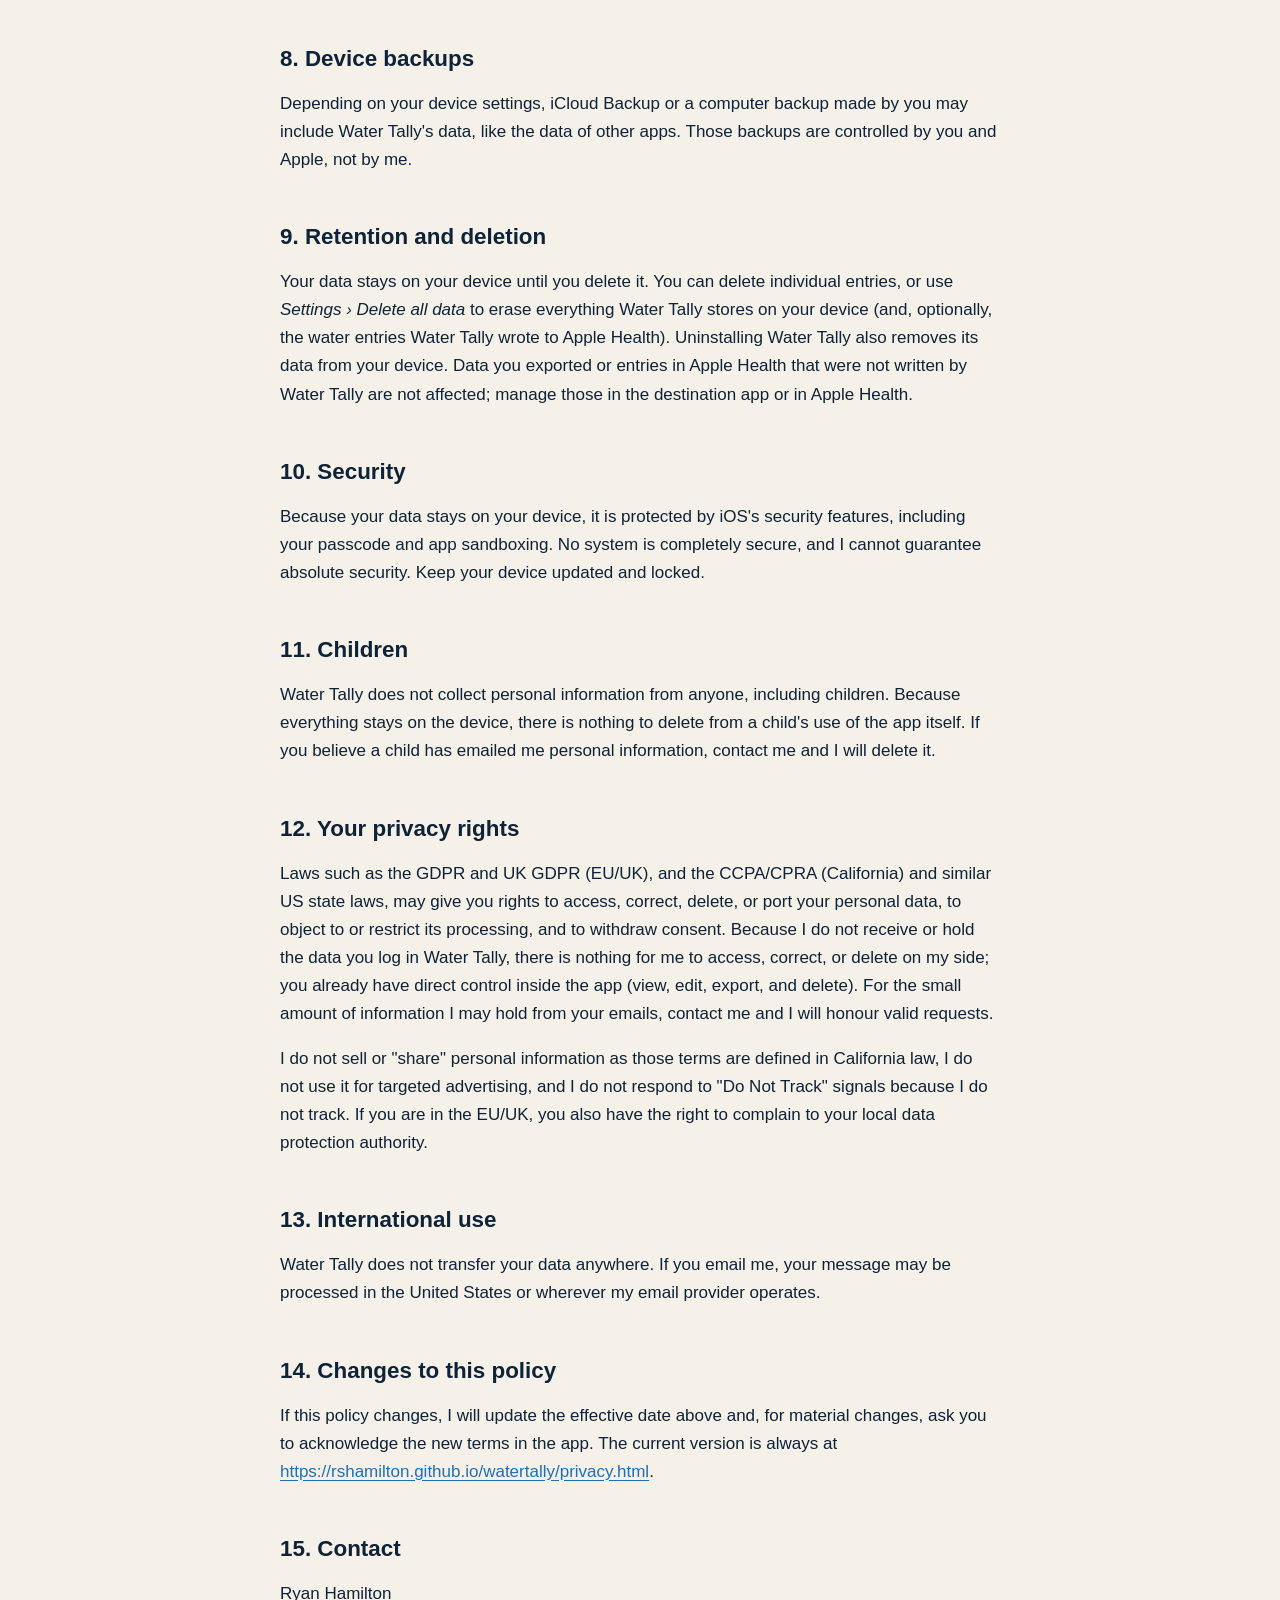
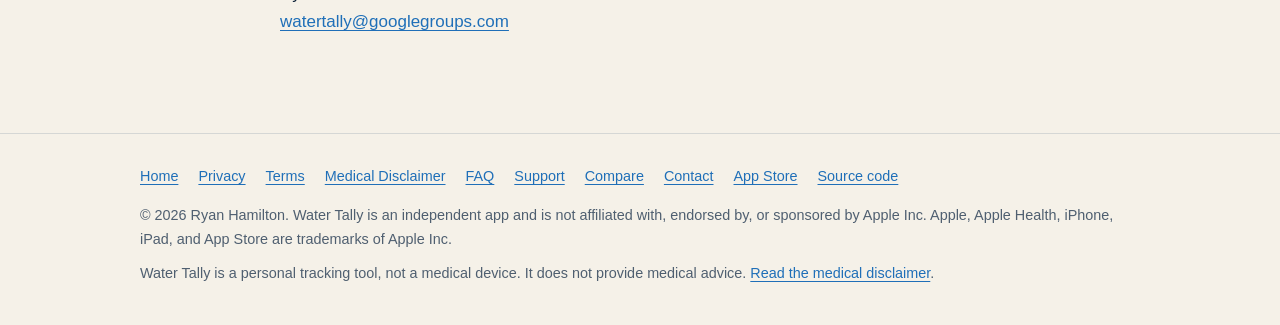
<file: privacy.html>
<!DOCTYPE html>
<html lang="en">
<head>
  <meta charset="utf-8">
  <meta name="viewport" content="width=device-width, initial-scale=1">
  <title>Privacy Policy – Water Tally</title>
  <meta name="description" content="How Water Tally handles your information: no account, no ads, no analytics, and your data stays on your device.">
  <link rel="canonical" href="https://rshamilton.github.io/watertally/privacy.html">
  <link rel="icon" type="image/png" href="assets/favicon.png">
  <link rel="apple-touch-icon" href="assets/apple-touch-icon.png">
  <meta property="og:type" content="website">
  <meta property="og:title" content="Privacy Policy – Water Tally">
  <meta property="og:description" content="How Water Tally handles your information: no account, no ads, no analytics, and your data stays on your device.">
  <meta property="og:image" content="https://rshamilton.github.io/watertally/assets/social-card.png">
  <meta name="twitter:card" content="summary_large_image">
  <meta name="apple-itunes-app" content="app-id=6814481718">

  <meta name="theme-color" content="#0b1724" media="(prefers-color-scheme: dark)">
  <meta name="theme-color" content="#f5f1e8" media="(prefers-color-scheme: light)">
  <link rel="stylesheet" href="assets/style.css">
</head>
<body>
  <a class="skip-link" href="#content">Skip to content</a>
  <header class="site-header">
    <a class="brand" href="index.html"><img src="assets/icon-512.png" alt="" width="38" height="38">Water Tally</a>
    <nav aria-label="Main">
      <ul>
        <li><a href="index.html">Home</a></li>
        <li><a href="privacy.html" aria-current="page">Privacy</a></li>
        <li><a href="terms.html">Terms</a></li>
        <li><a href="medical-disclaimer.html">Medical Disclaimer</a></li>
        <li><a href="faq.html">FAQ</a></li>
        <li><a href="support.html">Support</a></li>
      </ul>
    </nav>
  </header>
  <main id="content">

    <h1>Privacy Policy</h1>
    <p class="meta">Effective November 10, 2026 &middot; Applies to the Water Tally app for iPhone and iPad, its widgets, and this website</p>

    <div class="summary">
      <h2>The short version</h2>
      <ul>
        <li>Water Tally has <strong>no account, no ads, no analytics, no tracking, and no third-party SDKs</strong>.</li>
        <li>What you log stays <strong>on your device</strong>. Ryan Hamilton (the developer) does not receive it, because Water Tally has no servers.</li>
        <li><strong>Apple Health is optional</strong>. If you turn it on, Water Tally reads and writes only <em>Water</em> in Apple Health, on your device.</li>
        <li>You can <strong>export or delete</strong> everything from inside the app.</li>
      </ul>
    </div>

    <h2>Contents</h2>
    <ol class="toc">
      <li><a href="#who">Who is responsible</a></li>
      <li><a href="#stored">What Water Tally stores on your device</a></li>
      <li><a href="#collect">What I collect</a></li>
      <li><a href="#health">Apple Health</a></li>
      <li><a href="#notifications">Notifications</a></li>
      <li><a href="#widgets">Widgets and the Lock Screen</a></li>
      <li><a href="#export">Exporting your data</a></li>
      <li><a href="#backups">Device backups</a></li>
      <li><a href="#retention">Retention and deletion</a></li>
      <li><a href="#security">Security</a></li>
      <li><a href="#children">Children</a></li>
      <li><a href="#rights">Your privacy rights</a></li>
      <li><a href="#international">International use</a></li>
      <li><a href="#changes">Changes to this policy</a></li>
      <li><a href="#contact">Contact</a></li>
    </ol>

    <h2 id="who">1. Who is responsible</h2>
    <p>Water Tally is published by Ryan Hamilton, an individual developer ("I", "me", "my"). For questions about this policy, contact <a href="mailto:watertally@googlegroups.com?subject=Water%20Tally%20Support">watertally@googlegroups.com</a>.</p>

    <h2 id="stored">2. What Water Tally stores on your device</h2>
    <p>To work, Water Tally saves the following on your device only:</p>
    <ul>
      <li>the drinks you log: amount, date and time, and the name of the button you used;</li>
      <li>your buttons (names, amounts, colours, order);</li>
      <li>your daily goal, unit (ounces or millilitres), theme colour, and streak counts;</li>
      <li>your reminder settings (if you turn reminders on);</li>
      <li>whether you have completed onboarding and which version of the legal terms you acknowledged, and when.</li>
    </ul>
    <p>This information is kept in Water Tally's private storage and in a shared storage area (an "App Group") that only Water Tally and its own widget can read. It is not sent anywhere by Water Tally.</p>

    <h2 id="collect">3. What I collect</h2>
    <p><strong>Nothing, through the app.</strong> Water Tally does not connect to any server that I run, does not include advertising or analytics code, and does not contain third-party software that collects data. I do not collect, receive, sell, rent, or share the information in Section 2.</p>
    <p>Limited exceptions, all outside the app's own data:</p>
    <ul>
      <li><strong>Emails you send me.</strong> If you contact me, I receive your email address and whatever you choose to write. Messages to this address are delivered through a Google Groups mailing address, so Google also processes them under <a href="https://policies.google.com/privacy">Google's privacy policy</a>. I use them only to reply and to improve Water Tally, and keep them only as long as needed. Please do not send health information you would rather keep private.</li>
      <li><strong>Apple's reports.</strong> If you allow iOS to share analytics or crash information with app developers, Apple may provide me anonymous, aggregated reports (for example, crash counts). I cannot identify you from them.</li>
      <li><strong>This website.</strong> It is hosted by GitHub Pages. GitHub may process technical data such as your IP address when you load a page, under <a href="https://docs.github.com/en/site-policy/privacy-policies/github-general-privacy-statement">GitHub's privacy statement</a>. This site sets no cookies and uses no analytics or third-party scripts.</li>
    </ul>

    <h2 id="health">4. Apple Health</h2>
    <p>Apple Health support is <strong>off by default</strong>. If you turn it on, iOS asks for your permission and Water Tally may:</p>
    <ul>
      <li><strong>write</strong> the water entries you log (and their edits and deletions) to Apple Health, marked as user-entered; and</li>
      <li><strong>read</strong> water entries from Apple Health only when you tap "Restore from Apple Health", to add entries that are missing in Water Tally.</li>
    </ul>
    <p>Water Tally accesses only the "Water" data type. It does not read any other Health data. In line with Apple's requirements:</p>
    <ul>
      <li>Health data is never used for advertising, marketing, or data mining, and is never sold or disclosed to third parties by Water Tally;</li>
      <li>Water Tally does not store Health data in iCloud;</li>
      <li>any syncing of your Apple Health data between your own devices is performed by Apple under your Apple settings, not by Water Tally.</li>
    </ul>
    <p>You can change or revoke access at any time in <em>Settings &rsaquo; Health &rsaquo; Data Access &amp; Devices &rsaquo; Water Tally</em>, or in the Water Tally Settings screen. Under <em>Settings &rsaquo; Delete all data</em> you can also remove the water entries Water Tally wrote to Apple Health.</p>

    <h2 id="notifications">5. Notifications</h2>
    <p>Reminders are optional. They are scheduled locally on your device using iOS. Water Tally does not use push-notification servers and does not send any information about you off your device to deliver them. Turn them off in Water Tally Settings or in iOS Settings.</p>

    <h2 id="widgets">6. Widgets and the Lock Screen</h2>
    <p>Water Tally's widgets read the same on-device data to show your progress. Lock Screen and Home Screen widgets can be seen by anyone who can see your screen. Choose where to place them accordingly.</p>

    <h2 id="export">7. Exporting your data</h2>
    <p>You can export your entries as CSV or JSON. The file is created on your device and handed to the iOS share sheet. It leaves Water Tally only if you choose a destination, and that destination's own privacy practices then apply. I am not responsible for what happens to a file after you share it.</p>

    <h2 id="backups">8. Device backups</h2>
    <p>Depending on your device settings, iCloud Backup or a computer backup made by you may include Water Tally's data, like the data of other apps. Those backups are controlled by you and Apple, not by me.</p>

    <h2 id="retention">9. Retention and deletion</h2>
    <p>Your data stays on your device until you delete it. You can delete individual entries, or use <em>Settings &rsaquo; Delete all data</em> to erase everything Water Tally stores on your device (and, optionally, the water entries Water Tally wrote to Apple Health). Uninstalling Water Tally also removes its data from your device. Data you exported or entries in Apple Health that were not written by Water Tally are not affected; manage those in the destination app or in Apple Health.</p>

    <h2 id="security">10. Security</h2>
    <p>Because your data stays on your device, it is protected by iOS's security features, including your passcode and app sandboxing. No system is completely secure, and I cannot guarantee absolute security. Keep your device updated and locked.</p>

    <h2 id="children">11. Children</h2>
    <p>Water Tally does not collect personal information from anyone, including children. Because everything stays on the device, there is nothing to delete from a child's use of the app itself. If you believe a child has emailed me personal information, contact me and I will delete it.</p>

    <h2 id="rights">12. Your privacy rights</h2>
    <p>Laws such as the GDPR and UK GDPR (EU/UK), and the CCPA/CPRA (California) and similar US state laws, may give you rights to access, correct, delete, or port your personal data, to object to or restrict its processing, and to withdraw consent. Because I do not receive or hold the data you log in Water Tally, there is nothing for me to access, correct, or delete on my side; you already have direct control inside the app (view, edit, export, and delete). For the small amount of information I may hold from your emails, contact me and I will honour valid requests.</p>
    <p>I do not sell or "share" personal information as those terms are defined in California law, I do not use it for targeted advertising, and I do not respond to "Do Not Track" signals because I do not track. If you are in the EU/UK, you also have the right to complain to your local data protection authority.</p>

    <h2 id="international">13. International use</h2>
    <p>Water Tally does not transfer your data anywhere. If you email me, your message may be processed in the United States or wherever my email provider operates.</p>

    <h2 id="changes">14. Changes to this policy</h2>
    <p>If this policy changes, I will update the effective date above and, for material changes, ask you to acknowledge the new terms in the app. The current version is always at <a href="https://rshamilton.github.io/watertally/privacy.html">https://rshamilton.github.io/watertally/privacy.html</a>.</p>

    <h2 id="contact">15. Contact</h2>
    <p>Ryan Hamilton<br><a href="mailto:watertally@googlegroups.com?subject=Water%20Tally%20Support">watertally@googlegroups.com</a></p>

  </main>
  <footer class="site-footer">
    <div class="inner">
      <ul>
        <li><a href="index.html">Home</a></li>
        <li><a href="privacy.html">Privacy</a></li>
        <li><a href="terms.html">Terms</a></li>
        <li><a href="medical-disclaimer.html">Medical Disclaimer</a></li>
        <li><a href="faq.html">FAQ</a></li>
        <li><a href="support.html">Support</a></li>
        <li><a href="compare.html">Compare</a></li>
        <li><a href="mailto:watertally@googlegroups.com?subject=Water%20Tally%20Support">Contact</a></li>
        <li><a href="https://apps.apple.com/us/app/water-tally-drink-tracker/id6814481718">App Store</a></li>
        <li><a href="https://github.com/rshamilton/watertally">Source code</a></li>
      </ul>
      <p>&copy; 2026 Ryan Hamilton. Water Tally is an independent app and is not affiliated with, endorsed by, or sponsored by Apple Inc. Apple, Apple Health, iPhone, iPad, and App Store are trademarks of Apple Inc.</p>
      <p>Water Tally is a personal tracking tool, not a medical device. It does not provide medical advice. <a href="medical-disclaimer.html">Read the medical disclaimer</a>.</p>
    </div>
  </footer>
</body>
</html>
</file>
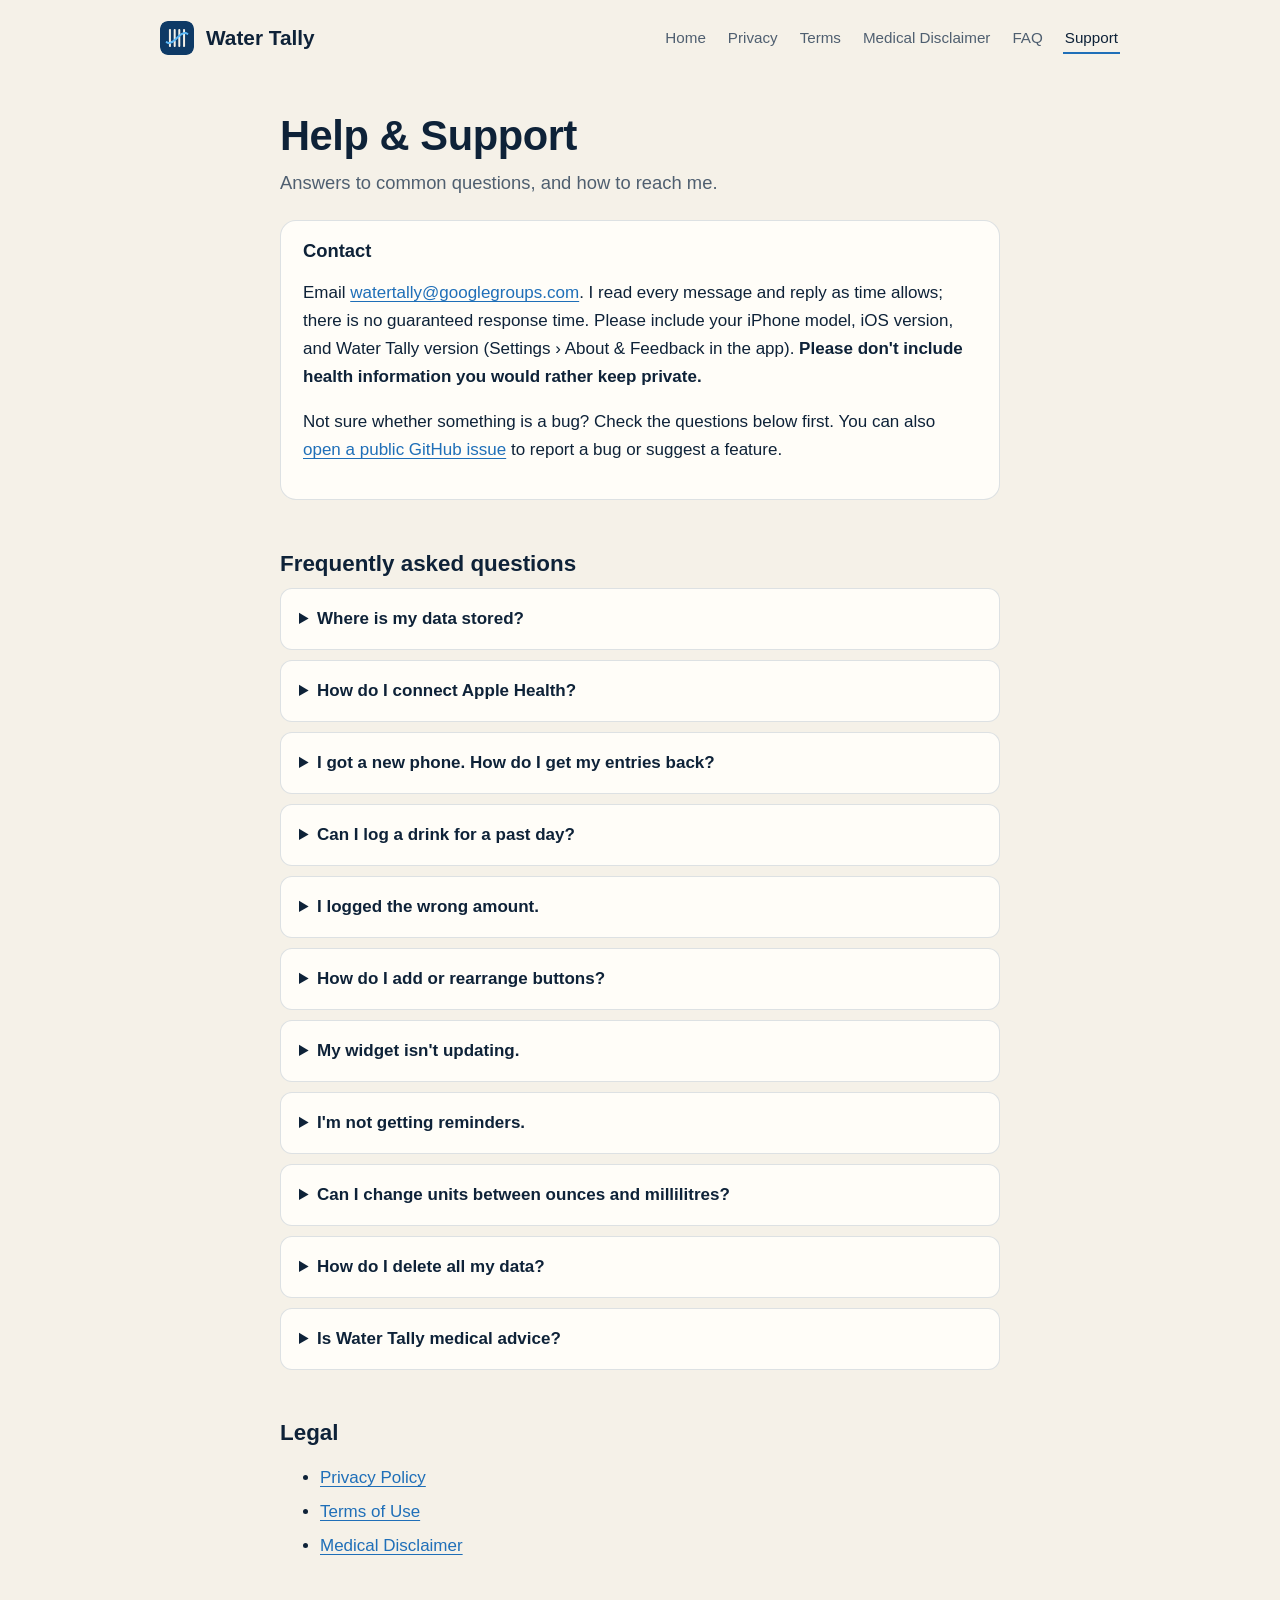
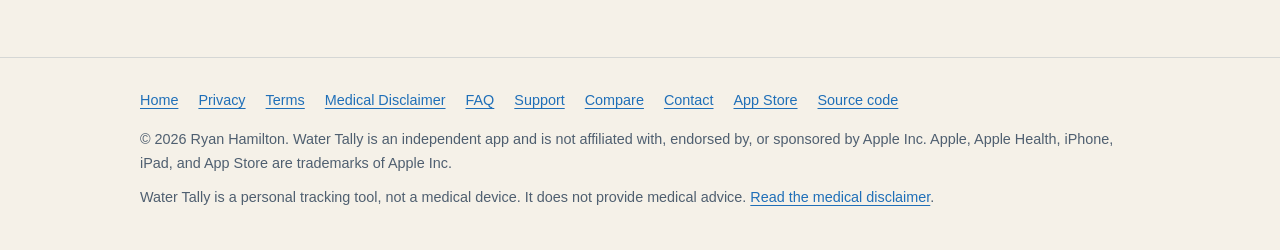
<file: support.html>
<!DOCTYPE html>
<html lang="en">
<head>
  <meta charset="utf-8">
  <meta name="viewport" content="width=device-width, initial-scale=1">
  <title>Help &amp; Support – Water Tally</title>
  <meta name="description" content="Answers to common questions about Water Tally and how to contact support.">
  <link rel="canonical" href="https://rshamilton.github.io/watertally/support.html">
  <link rel="icon" type="image/png" href="assets/favicon.png">
  <link rel="apple-touch-icon" href="assets/apple-touch-icon.png">
  <meta property="og:type" content="website">
  <meta property="og:title" content="Help &amp; Support – Water Tally">
  <meta property="og:description" content="Answers to common questions about Water Tally and how to contact support.">
  <meta property="og:image" content="https://rshamilton.github.io/watertally/assets/social-card.png">
  <meta name="twitter:card" content="summary_large_image">
  <meta name="apple-itunes-app" content="app-id=6814481718">

  <meta name="theme-color" content="#0b1724" media="(prefers-color-scheme: dark)">
  <meta name="theme-color" content="#f5f1e8" media="(prefers-color-scheme: light)">
  <link rel="stylesheet" href="assets/style.css">
</head>
<body>
  <a class="skip-link" href="#content">Skip to content</a>
  <header class="site-header">
    <a class="brand" href="index.html"><img src="assets/icon-512.png" alt="" width="38" height="38">Water Tally</a>
    <nav aria-label="Main">
      <ul>
        <li><a href="index.html">Home</a></li>
        <li><a href="privacy.html">Privacy</a></li>
        <li><a href="terms.html">Terms</a></li>
        <li><a href="medical-disclaimer.html">Medical Disclaimer</a></li>
        <li><a href="faq.html">FAQ</a></li>
        <li><a href="support.html" aria-current="page">Support</a></li>
      </ul>
    </nav>
  </header>
  <main id="content">

    <h1>Help &amp; Support</h1>
    <p class="lead">Answers to common questions, and how to reach me.</p>

    <div class="summary">
      <h2>Contact</h2>
      <p>Email <a href="mailto:watertally@googlegroups.com?subject=Water%20Tally%20Support">watertally@googlegroups.com</a>. I read every message and reply as time allows; there is no guaranteed response time. Please include your iPhone model, iOS version, and Water Tally version (Settings &rsaquo; About &amp; Feedback in the app). <strong>Please don't include health information you would rather keep private.</strong></p>
      <p>Not sure whether something is a bug? Check the questions below first. You can also <a href="https://github.com/rshamilton/watertally/issues/new/choose">open a public GitHub issue</a> to report a bug or suggest a feature.</p>
    </div>

    <h2>Frequently asked questions</h2>

    <details><summary>Where is my data stored?</summary>
      <p>Only on your device. Water Tally has no account and no servers. See the <a href="privacy.html">Privacy Policy</a>. Because there is no cloud copy, use <em>Settings &rsaquo; Export my data</em> to keep a backup, and turn on <em>Save to Apple Health</em> if you want your water entries backed up there.</p>
    </details>

    <details><summary>How do I connect Apple Health?</summary>
      <p>Open <em>Settings</em> in Water Tally and turn on <em>Save to Apple Health</em>, then allow Water access when iOS asks. To change it later: iOS <em>Settings &rsaquo; Health &rsaquo; Data Access &amp; Devices &rsaquo; Water Tally</em>. Water Tally only uses the Water data type.</p>
    </details>

    <details><summary>I got a new phone. How do I get my entries back?</summary>
      <p>If you had <em>Save to Apple Health</em> on and Apple Health is set up on the new phone, install Water Tally, turn on <em>Save to Apple Health</em>, and tap <em>Restore from Apple Health</em>. It adds water entries from the past year that are missing. Restoring never deletes or overwrites anything. If your new phone was set up from an iCloud or computer backup, Water Tally's data may already be there.</p>
    </details>

    <details><summary>Can I log a drink for a past day?</summary>
      <p>Yes. Tap the date (or swipe the main screen) to move to a previous day, then tap a button. The entry is added to the day you are viewing.</p>
    </details>

    <details><summary>I logged the wrong amount.</summary>
      <p>Tap <em>Undo</em> on the banner right after logging. Later, open <em>History</em>, tap an entry to edit it, or swipe it to delete.</p>
    </details>

    <details><summary>How do I add or rearrange buttons?</summary>
      <p>Tap <em>Edit</em> on the main screen. There you can add up to 12 buttons, change their amounts and colours, reorder them, change the theme, and turn a custom-amount button on or off.</p>
    </details>

    <details><summary>My widget isn't updating.</summary>
      <p>iOS decides when widgets refresh. Open Water Tally once and the widget updates. If it shows "Open Water Tally to get started", finish the first-run setup in the app. You can add a widget by touching and holding the Home Screen, tapping <em>+</em>, and choosing Water Tally. Lock Screen widgets are added from the Lock Screen editor.</p>
    </details>

    <details><summary>I'm not getting reminders.</summary>
      <p>Turn on <em>Drink reminders</em> in Water Tally Settings, and make sure notifications are allowed for Water Tally in iOS <em>Settings &rsaquo; Notifications</em>. Reminders pause for the rest of the day once you reach your goal, and Focus modes or Scheduled Summary can hide or delay them.</p>
    </details>

    <details><summary>Can I change units between ounces and millilitres?</summary>
      <p>Yes, in Settings. Your existing entries are converted automatically.</p>
    </details>

    <details><summary>How do I delete all my data?</summary>
      <p><em>Settings &rsaquo; Delete all data</em> erases everything Water Tally stores on your device. If Apple Health is connected you can also choose to remove the water entries Water Tally wrote there. This cannot be undone, so export first if you want a copy.</p>
    </details>

    <details><summary>Is Water Tally medical advice?</summary>
      <p>No. Water Tally is a simple tracking tool. Your goal is a personal target, not a recommendation. Please read the <a href="medical-disclaimer.html">Medical Disclaimer</a>, and talk to a healthcare professional about how much fluid is right for you.</p>
    </details>

    <h2>Legal</h2>
    <ul>
      <li><a href="privacy.html">Privacy Policy</a></li>
      <li><a href="terms.html">Terms of Use</a></li>
      <li><a href="medical-disclaimer.html">Medical Disclaimer</a></li>
    </ul>

  </main>
  <footer class="site-footer">
    <div class="inner">
      <ul>
        <li><a href="index.html">Home</a></li>
        <li><a href="privacy.html">Privacy</a></li>
        <li><a href="terms.html">Terms</a></li>
        <li><a href="medical-disclaimer.html">Medical Disclaimer</a></li>
        <li><a href="faq.html">FAQ</a></li>
        <li><a href="support.html">Support</a></li>
        <li><a href="compare.html">Compare</a></li>
        <li><a href="mailto:watertally@googlegroups.com?subject=Water%20Tally%20Support">Contact</a></li>
        <li><a href="https://apps.apple.com/us/app/water-tally-drink-tracker/id6814481718">App Store</a></li>
        <li><a href="https://github.com/rshamilton/watertally">Source code</a></li>
      </ul>
      <p>&copy; 2026 Ryan Hamilton. Water Tally is an independent app and is not affiliated with, endorsed by, or sponsored by Apple Inc. Apple, Apple Health, iPhone, iPad, and App Store are trademarks of Apple Inc.</p>
      <p>Water Tally is a personal tracking tool, not a medical device. It does not provide medical advice. <a href="medical-disclaimer.html">Read the medical disclaimer</a>.</p>
    </div>
  </footer>
</body>
</html>
</file>
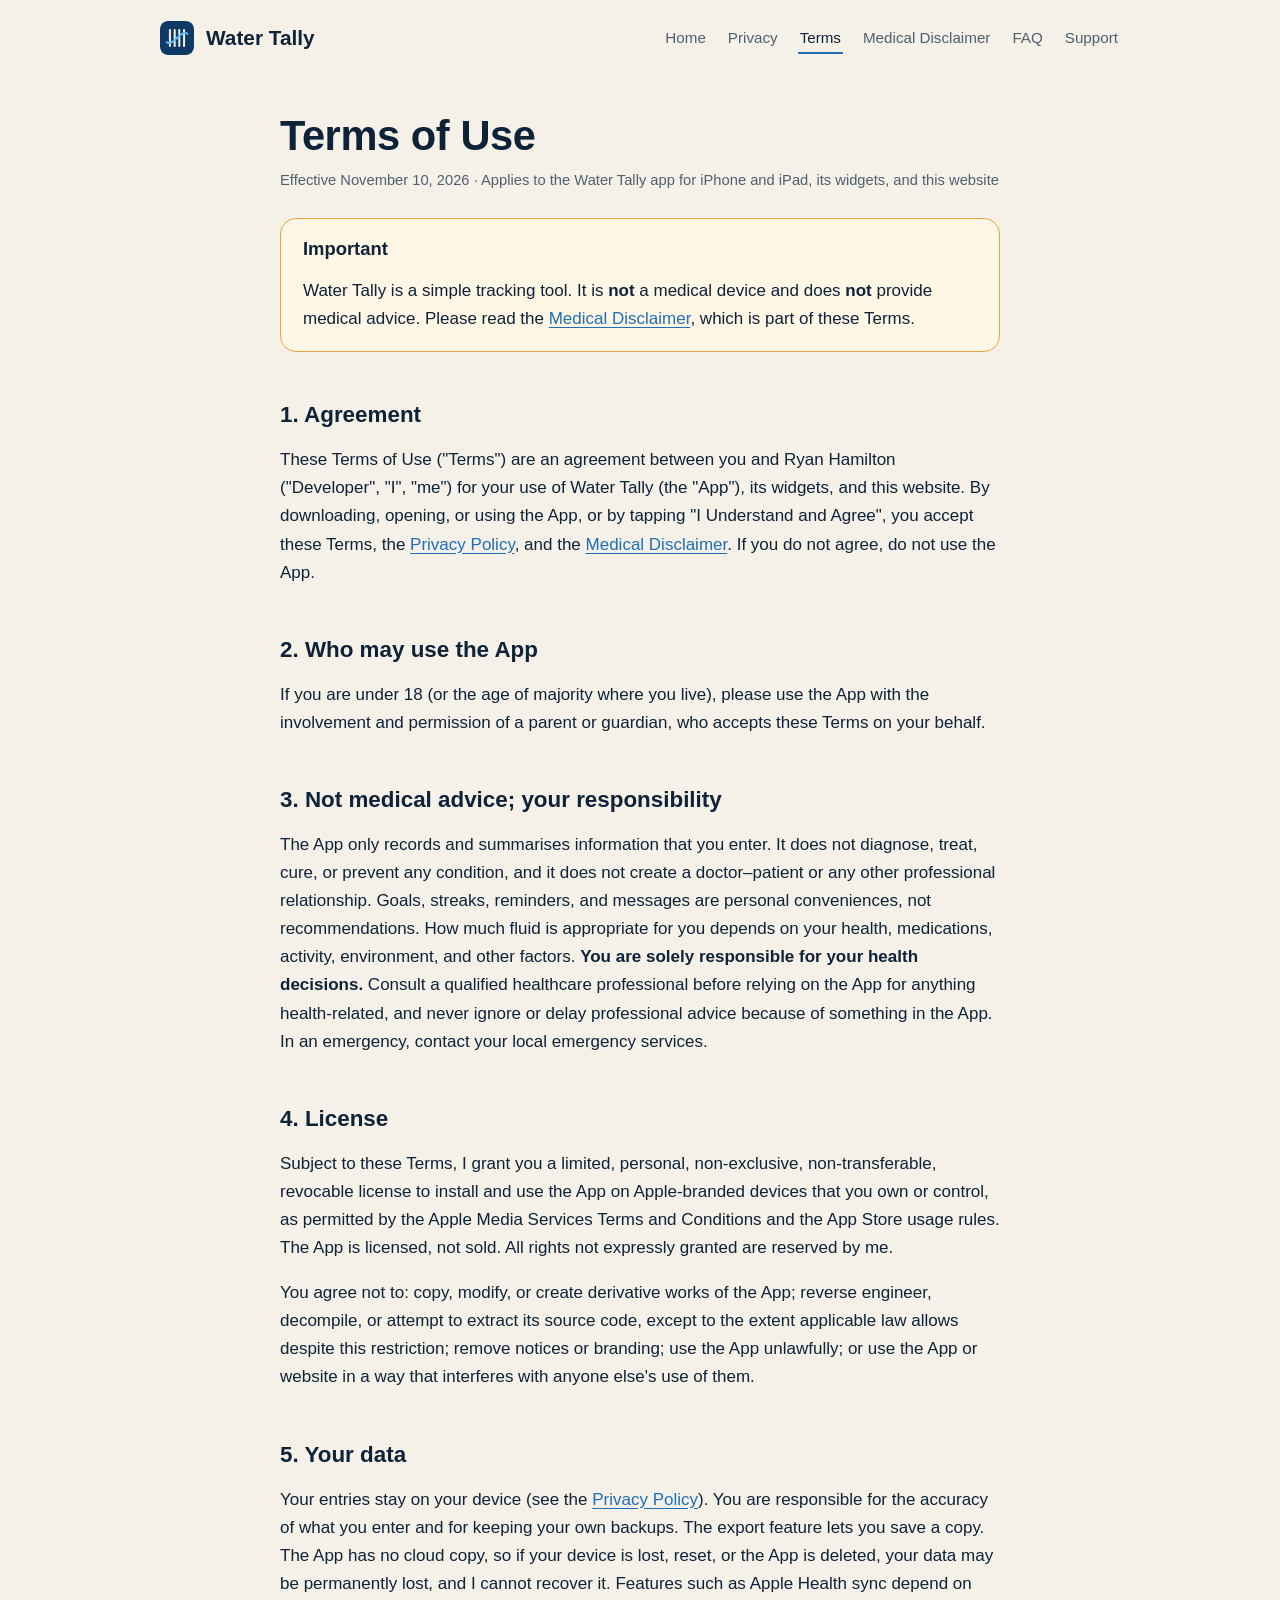
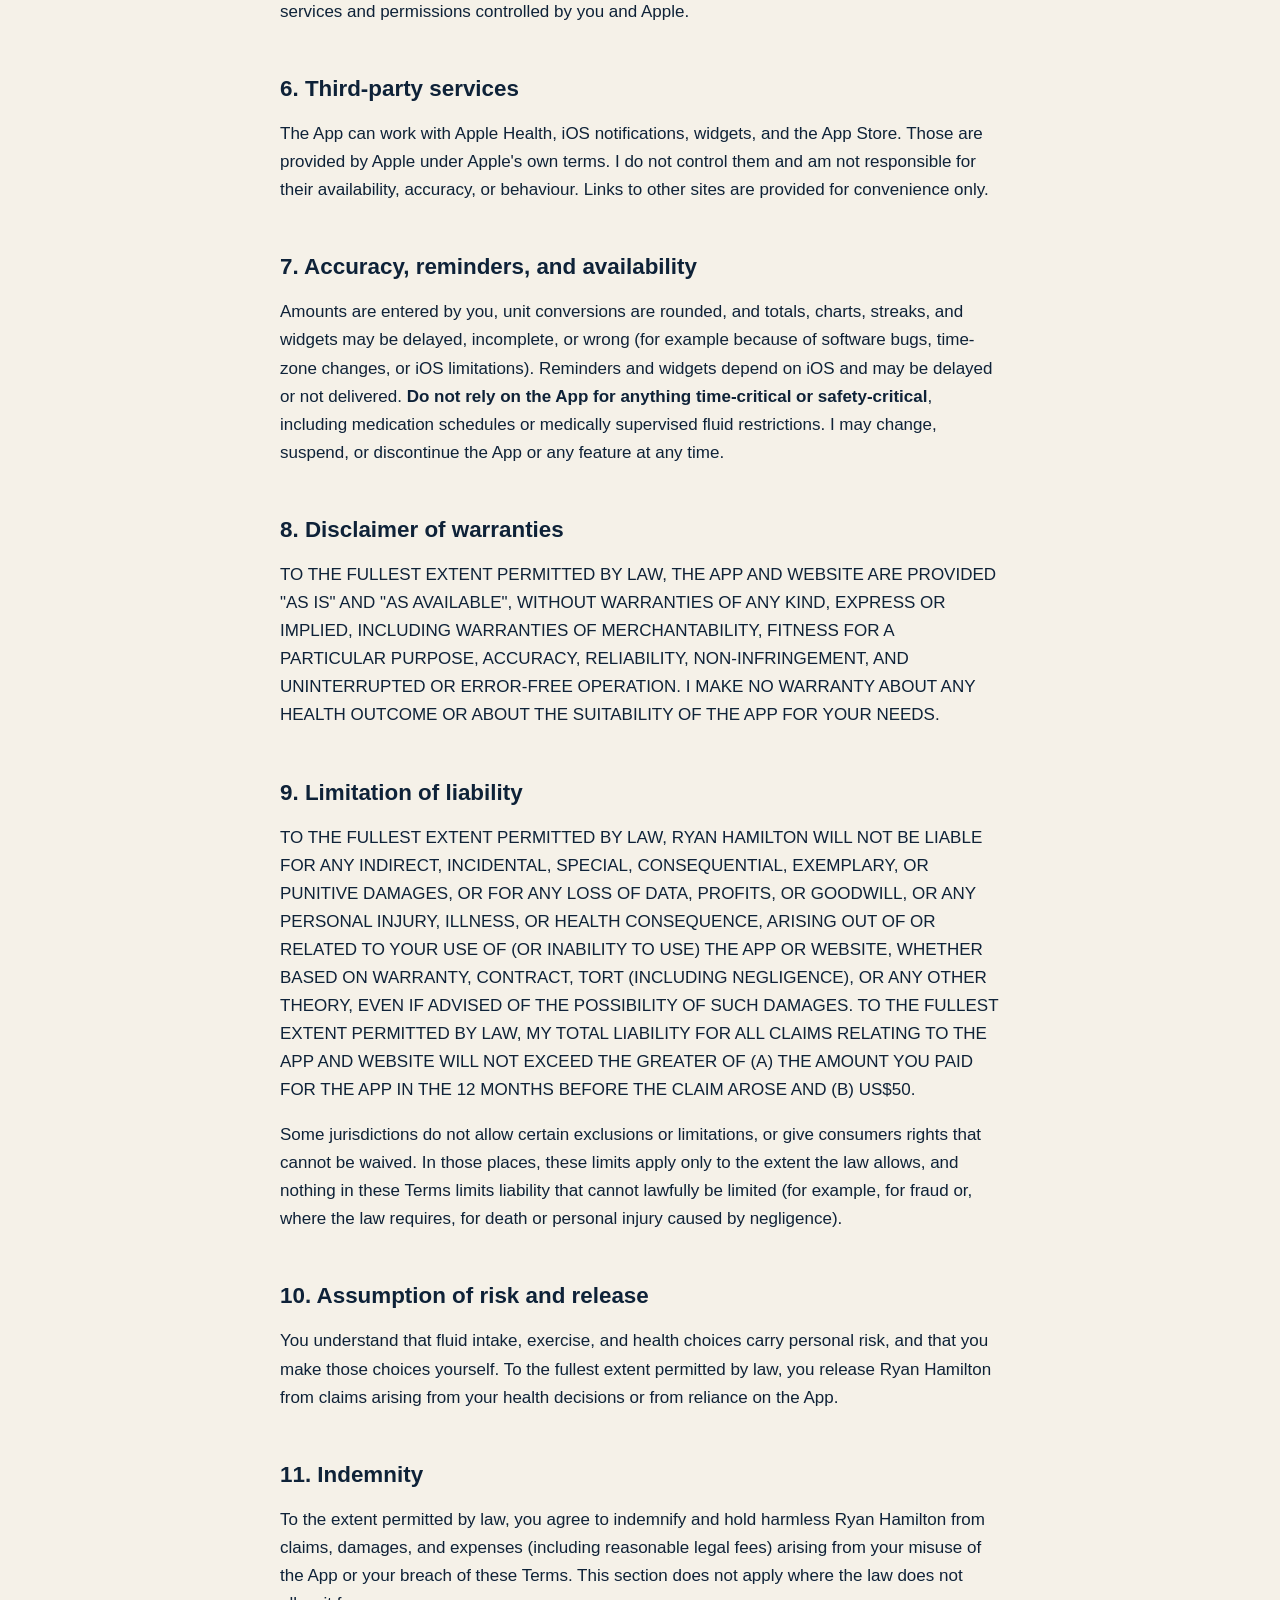
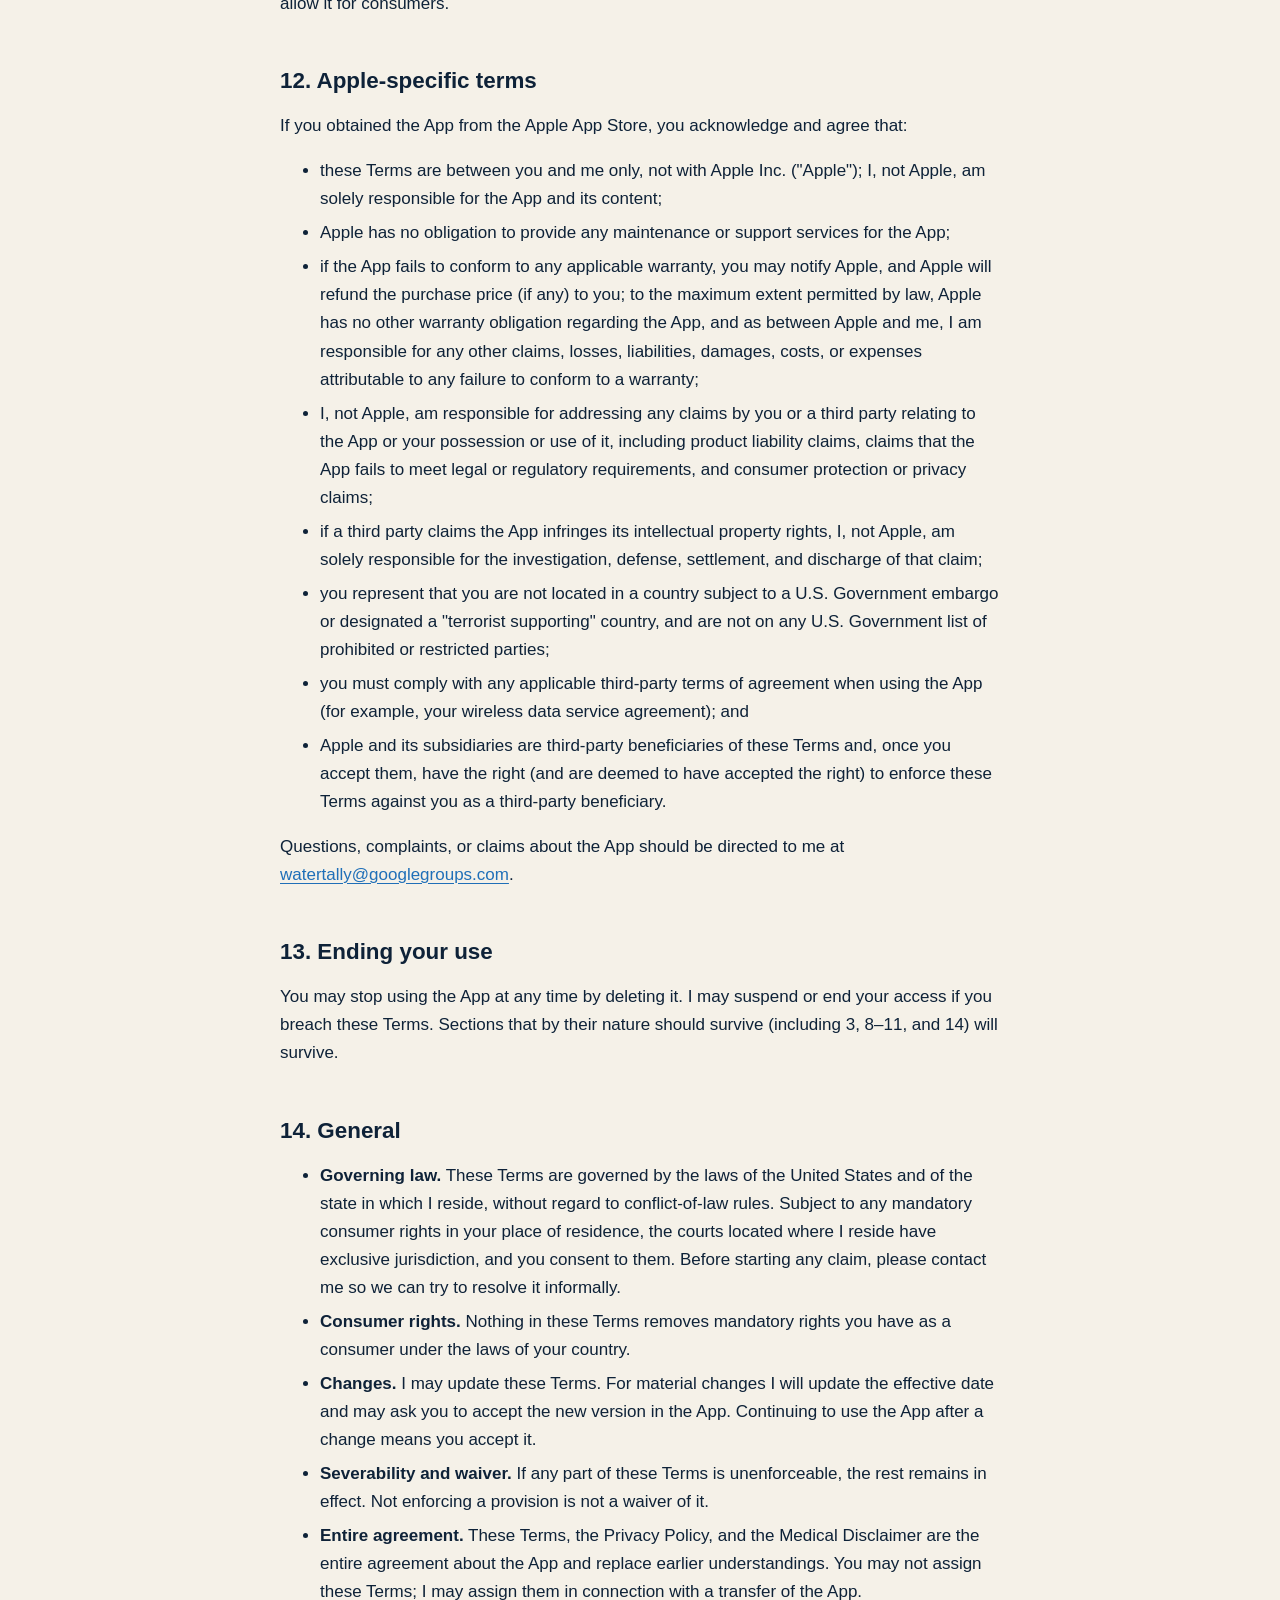
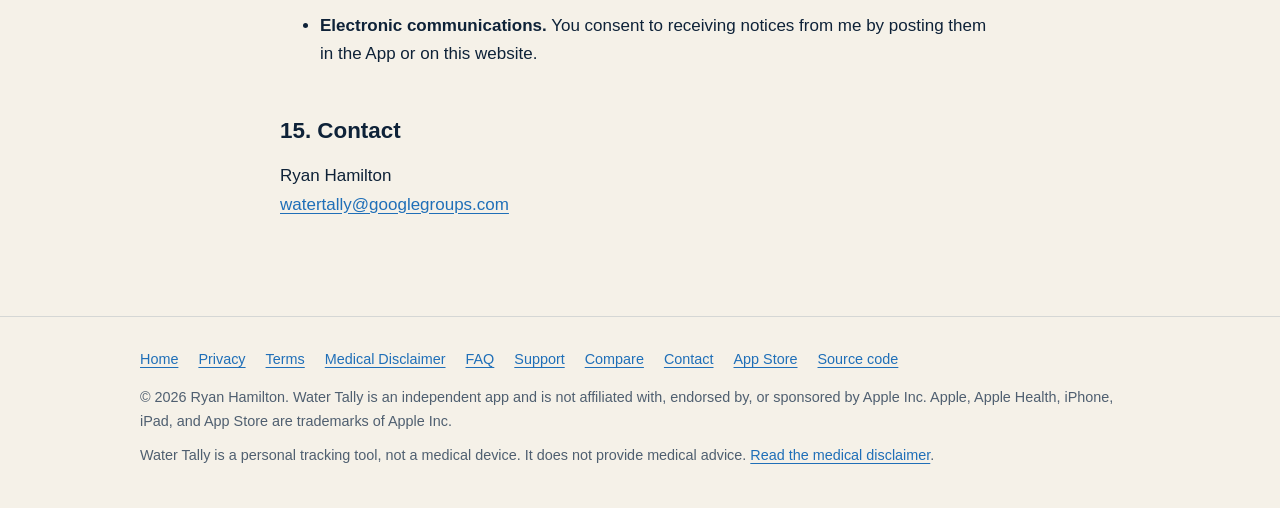
<file: terms.html>
<!DOCTYPE html>
<html lang="en">
<head>
  <meta charset="utf-8">
  <meta name="viewport" content="width=device-width, initial-scale=1">
  <title>Terms of Use – Water Tally</title>
  <meta name="description" content="The terms that apply to your use of the Water Tally app, its widgets, and this website.">
  <link rel="canonical" href="https://rshamilton.github.io/watertally/terms.html">
  <link rel="icon" type="image/png" href="assets/favicon.png">
  <link rel="apple-touch-icon" href="assets/apple-touch-icon.png">
  <meta property="og:type" content="website">
  <meta property="og:title" content="Terms of Use – Water Tally">
  <meta property="og:description" content="The terms that apply to your use of the Water Tally app, its widgets, and this website.">
  <meta property="og:image" content="https://rshamilton.github.io/watertally/assets/social-card.png">
  <meta name="twitter:card" content="summary_large_image">
  <meta name="apple-itunes-app" content="app-id=6814481718">

  <meta name="theme-color" content="#0b1724" media="(prefers-color-scheme: dark)">
  <meta name="theme-color" content="#f5f1e8" media="(prefers-color-scheme: light)">
  <link rel="stylesheet" href="assets/style.css">
</head>
<body>
  <a class="skip-link" href="#content">Skip to content</a>
  <header class="site-header">
    <a class="brand" href="index.html"><img src="assets/icon-512.png" alt="" width="38" height="38">Water Tally</a>
    <nav aria-label="Main">
      <ul>
        <li><a href="index.html">Home</a></li>
        <li><a href="privacy.html">Privacy</a></li>
        <li><a href="terms.html" aria-current="page">Terms</a></li>
        <li><a href="medical-disclaimer.html">Medical Disclaimer</a></li>
        <li><a href="faq.html">FAQ</a></li>
        <li><a href="support.html">Support</a></li>
      </ul>
    </nav>
  </header>
  <main id="content">

    <h1>Terms of Use</h1>
    <p class="meta">Effective November 10, 2026 &middot; Applies to the Water Tally app for iPhone and iPad, its widgets, and this website</p>

    <div class="notice warning" role="note">
      <h2>Important</h2>
      <p>Water Tally is a simple tracking tool. It is <strong>not</strong> a medical device and does <strong>not</strong> provide medical advice. Please read the <a href="medical-disclaimer.html">Medical Disclaimer</a>, which is part of these Terms.</p>
    </div>

    <h2>1. Agreement</h2>
    <p>These Terms of Use ("Terms") are an agreement between you and Ryan Hamilton ("Developer", "I", "me") for your use of Water Tally (the "App"), its widgets, and this website. By downloading, opening, or using the App, or by tapping "I Understand and Agree", you accept these Terms, the <a href="privacy.html">Privacy Policy</a>, and the <a href="medical-disclaimer.html">Medical Disclaimer</a>. If you do not agree, do not use the App.</p>

    <h2>2. Who may use the App</h2>
    <p>If you are under 18 (or the age of majority where you live), please use the App with the involvement and permission of a parent or guardian, who accepts these Terms on your behalf.</p>

    <h2>3. Not medical advice; your responsibility</h2>
    <p>The App only records and summarises information that you enter. It does not diagnose, treat, cure, or prevent any condition, and it does not create a doctor&ndash;patient or any other professional relationship. Goals, streaks, reminders, and messages are personal conveniences, not recommendations. How much fluid is appropriate for you depends on your health, medications, activity, environment, and other factors. <strong>You are solely responsible for your health decisions.</strong> Consult a qualified healthcare professional before relying on the App for anything health-related, and never ignore or delay professional advice because of something in the App. In an emergency, contact your local emergency services.</p>

    <h2>4. License</h2>
    <p>Subject to these Terms, I grant you a limited, personal, non-exclusive, non-transferable, revocable license to install and use the App on Apple-branded devices that you own or control, as permitted by the Apple Media Services Terms and Conditions and the App Store usage rules. The App is licensed, not sold. All rights not expressly granted are reserved by me.</p>
    <p>You agree not to: copy, modify, or create derivative works of the App; reverse engineer, decompile, or attempt to extract its source code, except to the extent applicable law allows despite this restriction; remove notices or branding; use the App unlawfully; or use the App or website in a way that interferes with anyone else's use of them.</p>

    <h2>5. Your data</h2>
    <p>Your entries stay on your device (see the <a href="privacy.html">Privacy Policy</a>). You are responsible for the accuracy of what you enter and for keeping your own backups. The export feature lets you save a copy. The App has no cloud copy, so if your device is lost, reset, or the App is deleted, your data may be permanently lost, and I cannot recover it. Features such as Apple Health sync depend on services and permissions controlled by you and Apple.</p>

    <h2>6. Third-party services</h2>
    <p>The App can work with Apple Health, iOS notifications, widgets, and the App Store. Those are provided by Apple under Apple's own terms. I do not control them and am not responsible for their availability, accuracy, or behaviour. Links to other sites are provided for convenience only.</p>

    <h2>7. Accuracy, reminders, and availability</h2>
    <p>Amounts are entered by you, unit conversions are rounded, and totals, charts, streaks, and widgets may be delayed, incomplete, or wrong (for example because of software bugs, time-zone changes, or iOS limitations). Reminders and widgets depend on iOS and may be delayed or not delivered. <strong>Do not rely on the App for anything time-critical or safety-critical</strong>, including medication schedules or medically supervised fluid restrictions. I may change, suspend, or discontinue the App or any feature at any time.</p>

    <h2>8. Disclaimer of warranties</h2>
    <p>TO THE FULLEST EXTENT PERMITTED BY LAW, THE APP AND WEBSITE ARE PROVIDED "AS IS" AND "AS AVAILABLE", WITHOUT WARRANTIES OF ANY KIND, EXPRESS OR IMPLIED, INCLUDING WARRANTIES OF MERCHANTABILITY, FITNESS FOR A PARTICULAR PURPOSE, ACCURACY, RELIABILITY, NON-INFRINGEMENT, AND UNINTERRUPTED OR ERROR-FREE OPERATION. I MAKE NO WARRANTY ABOUT ANY HEALTH OUTCOME OR ABOUT THE SUITABILITY OF THE APP FOR YOUR NEEDS.</p>

    <h2>9. Limitation of liability</h2>
    <p>TO THE FULLEST EXTENT PERMITTED BY LAW, RYAN HAMILTON WILL NOT BE LIABLE FOR ANY INDIRECT, INCIDENTAL, SPECIAL, CONSEQUENTIAL, EXEMPLARY, OR PUNITIVE DAMAGES, OR FOR ANY LOSS OF DATA, PROFITS, OR GOODWILL, OR ANY PERSONAL INJURY, ILLNESS, OR HEALTH CONSEQUENCE, ARISING OUT OF OR RELATED TO YOUR USE OF (OR INABILITY TO USE) THE APP OR WEBSITE, WHETHER BASED ON WARRANTY, CONTRACT, TORT (INCLUDING NEGLIGENCE), OR ANY OTHER THEORY, EVEN IF ADVISED OF THE POSSIBILITY OF SUCH DAMAGES. TO THE FULLEST EXTENT PERMITTED BY LAW, MY TOTAL LIABILITY FOR ALL CLAIMS RELATING TO THE APP AND WEBSITE WILL NOT EXCEED THE GREATER OF (A) THE AMOUNT YOU PAID FOR THE APP IN THE 12 MONTHS BEFORE THE CLAIM AROSE AND (B) US$50.</p>
    <p>Some jurisdictions do not allow certain exclusions or limitations, or give consumers rights that cannot be waived. In those places, these limits apply only to the extent the law allows, and nothing in these Terms limits liability that cannot lawfully be limited (for example, for fraud or, where the law requires, for death or personal injury caused by negligence).</p>

    <h2>10. Assumption of risk and release</h2>
    <p>You understand that fluid intake, exercise, and health choices carry personal risk, and that you make those choices yourself. To the fullest extent permitted by law, you release Ryan Hamilton from claims arising from your health decisions or from reliance on the App.</p>

    <h2>11. Indemnity</h2>
    <p>To the extent permitted by law, you agree to indemnify and hold harmless Ryan Hamilton from claims, damages, and expenses (including reasonable legal fees) arising from your misuse of the App or your breach of these Terms. This section does not apply where the law does not allow it for consumers.</p>

    <h2>12. Apple-specific terms</h2>
    <p>If you obtained the App from the Apple App Store, you acknowledge and agree that:</p>
    <ul>
      <li>these Terms are between you and me only, not with Apple Inc. ("Apple"); I, not Apple, am solely responsible for the App and its content;</li>
      <li>Apple has no obligation to provide any maintenance or support services for the App;</li>
      <li>if the App fails to conform to any applicable warranty, you may notify Apple, and Apple will refund the purchase price (if any) to you; to the maximum extent permitted by law, Apple has no other warranty obligation regarding the App, and as between Apple and me, I am responsible for any other claims, losses, liabilities, damages, costs, or expenses attributable to any failure to conform to a warranty;</li>
      <li>I, not Apple, am responsible for addressing any claims by you or a third party relating to the App or your possession or use of it, including product liability claims, claims that the App fails to meet legal or regulatory requirements, and consumer protection or privacy claims;</li>
      <li>if a third party claims the App infringes its intellectual property rights, I, not Apple, am solely responsible for the investigation, defense, settlement, and discharge of that claim;</li>
      <li>you represent that you are not located in a country subject to a U.S. Government embargo or designated a "terrorist supporting" country, and are not on any U.S. Government list of prohibited or restricted parties;</li>
      <li>you must comply with any applicable third-party terms of agreement when using the App (for example, your wireless data service agreement); and</li>
      <li>Apple and its subsidiaries are third-party beneficiaries of these Terms and, once you accept them, have the right (and are deemed to have accepted the right) to enforce these Terms against you as a third-party beneficiary.</li>
    </ul>
    <p>Questions, complaints, or claims about the App should be directed to me at <a href="mailto:watertally@googlegroups.com?subject=Water%20Tally%20Support">watertally@googlegroups.com</a>.</p>

    <h2>13. Ending your use</h2>
    <p>You may stop using the App at any time by deleting it. I may suspend or end your access if you breach these Terms. Sections that by their nature should survive (including 3, 8&ndash;11, and 14) will survive.</p>

    <h2>14. General</h2>
    <ul>
      <li><strong>Governing law.</strong> These Terms are governed by the laws of the United States and of the state in which I reside, without regard to conflict-of-law rules. Subject to any mandatory consumer rights in your place of residence, the courts located where I reside have exclusive jurisdiction, and you consent to them. Before starting any claim, please contact me so we can try to resolve it informally.</li>
      <li><strong>Consumer rights.</strong> Nothing in these Terms removes mandatory rights you have as a consumer under the laws of your country.</li>
      <li><strong>Changes.</strong> I may update these Terms. For material changes I will update the effective date and may ask you to accept the new version in the App. Continuing to use the App after a change means you accept it.</li>
      <li><strong>Severability and waiver.</strong> If any part of these Terms is unenforceable, the rest remains in effect. Not enforcing a provision is not a waiver of it.</li>
      <li><strong>Entire agreement.</strong> These Terms, the Privacy Policy, and the Medical Disclaimer are the entire agreement about the App and replace earlier understandings. You may not assign these Terms; I may assign them in connection with a transfer of the App.</li>
      <li><strong>Electronic communications.</strong> You consent to receiving notices from me by posting them in the App or on this website.</li>
    </ul>

    <h2>15. Contact</h2>
    <p>Ryan Hamilton<br><a href="mailto:watertally@googlegroups.com?subject=Water%20Tally%20Support">watertally@googlegroups.com</a></p>

  </main>
  <footer class="site-footer">
    <div class="inner">
      <ul>
        <li><a href="index.html">Home</a></li>
        <li><a href="privacy.html">Privacy</a></li>
        <li><a href="terms.html">Terms</a></li>
        <li><a href="medical-disclaimer.html">Medical Disclaimer</a></li>
        <li><a href="faq.html">FAQ</a></li>
        <li><a href="support.html">Support</a></li>
        <li><a href="compare.html">Compare</a></li>
        <li><a href="mailto:watertally@googlegroups.com?subject=Water%20Tally%20Support">Contact</a></li>
        <li><a href="https://apps.apple.com/us/app/water-tally-drink-tracker/id6814481718">App Store</a></li>
        <li><a href="https://github.com/rshamilton/watertally">Source code</a></li>
      </ul>
      <p>&copy; 2026 Ryan Hamilton. Water Tally is an independent app and is not affiliated with, endorsed by, or sponsored by Apple Inc. Apple, Apple Health, iPhone, iPad, and App Store are trademarks of Apple Inc.</p>
      <p>Water Tally is a personal tracking tool, not a medical device. It does not provide medical advice. <a href="medical-disclaimer.html">Read the medical disclaimer</a>.</p>
    </div>
  </footer>
</body>
</html>
</file>
<file: assets/style.css>
/* Water Tally website — shared styles. No JavaScript, no external requests, no cookies. */

/* Same palette as the app (WaterTally/LiquidGlassStyles.swift) and the icon. */
:root {
  --bg: #0b1724;          /* night */
  --bg-2: #0e1f31;
  --surface: rgba(255, 255, 255, 0.05);
  --border: rgba(255, 255, 255, 0.10);
  --text: #f5f1e8;        /* paper */
  --muted: #a7b3c0;
  --accent: #5db7f5;      /* water */
  --accent-strong: #2f8fe0;
  --on-accent: #0b1724;
  --warn-bg: rgba(255, 176, 60, 0.12);
  --warn-border: rgba(255, 176, 60, 0.5);
  --radius: 16px;
  --max: 760px;
  color-scheme: dark light;
}

@media (prefers-color-scheme: light) {
  :root {
    --bg: #f5f1e8;        /* paper */
    --bg-2: #efe9dd;
    --surface: #fffdf8;
    --border: rgba(14, 58, 102, 0.14);
    --text: #0e2238;
    --muted: #4f5f70;
    --accent: #1f6fb8;
    --accent-strong: #0e3a66; /* ink */
    --on-accent: #ffffff;
    --warn-bg: #fff6e5;
    --warn-border: #e9a53b;
  }
}

* { box-sizing: border-box; }

html { -webkit-text-size-adjust: 100%; scroll-behavior: smooth; }

body {
  margin: 0;
  font: 17px/1.65 -apple-system, BlinkMacSystemFont, "SF Pro Text", "Segoe UI", Roboto, Helvetica, Arial, sans-serif;
  color: var(--text);
  background: var(--bg);
  min-height: 100vh;
  display: flex;
  flex-direction: column;
}

a { color: var(--accent); text-underline-offset: 3px; }
a:hover { color: var(--text); }
a:focus-visible, button:focus-visible { outline: 3px solid var(--accent); outline-offset: 3px; border-radius: 4px; }

.skip-link {
  position: absolute; left: -999px; top: 8px; background: var(--accent-strong); color: #fff;
  padding: 8px 14px; border-radius: 8px; z-index: 10;
}
.skip-link:focus { left: 8px; }

/* Header */
.site-header {
  display: flex; flex-wrap: wrap; align-items: center; justify-content: space-between; gap: 12px;
  max-width: 1000px; width: 100%; margin: 0 auto; padding: 18px 20px;
}
.brand { display: flex; align-items: center; gap: 12px; color: var(--text); text-decoration: none; font-weight: 700; font-size: 1.3rem; }
.brand img { width: 34px; height: 34px; border-radius: 8px; }
nav ul { display: flex; flex-wrap: wrap; gap: 4px 18px; list-style: none; margin: 0; padding: 0; }
nav a { color: var(--muted); text-decoration: none; font-size: 0.95rem; padding: 6px 2px; border-bottom: 2px solid transparent; }
nav a:hover, nav a[aria-current="page"] { color: var(--text); border-bottom-color: var(--accent); }

/* Layout */
main { flex: 1; width: 100%; max-width: var(--max); margin: 0 auto; padding: 8px 20px 56px; }
main.wide { max-width: 1000px; }

h1 { font-size: clamp(2rem, 5vw, 2.6rem); line-height: 1.15; margin: 28px 0 8px; letter-spacing: -0.01em; }
h2 { font-size: 1.4rem; margin: 2.2em 0 0.4em; line-height: 1.25; }
h3 { font-size: 1.1rem; margin: 1.6em 0 0.3em; }
p, li { color: var(--text); }
li { margin: 0.35em 0; }
.lead { font-size: 1.15rem; color: var(--muted); margin-top: 0; }
.meta { color: var(--muted); font-size: 0.92rem; margin: 0 0 26px; }
.muted { color: var(--muted); }

/* Summary / notice blocks */
.summary, .notice {
  background: var(--surface); border: 1px solid var(--border); border-radius: var(--radius);
  padding: 18px 22px; margin: 22px 0;
}
.summary h2, .notice h2 { margin-top: 0; font-size: 1.15rem; }
.summary ul { margin: 0.4em 0 0; padding-left: 1.2em; }
.notice.warning { background: var(--warn-bg); border-color: var(--warn-border); }
.notice p:last-child { margin-bottom: 0; }

/* Table of contents */
.toc { columns: 2 260px; column-gap: 32px; padding-left: 1.2em; margin: 0.6em 0 0; }
.toc li { break-inside: avoid; }

/* Landing */
.hero { text-align: center; padding: 36px 0 12px; }
.hero img.icon { width: 120px; height: 120px; border-radius: 27px; }
.hero h1 { font-size: clamp(2.4rem, 7vw, 3.4rem); margin: 22px 0 6px; letter-spacing: -0.02em; }
.hero .lead { max-width: 30em; margin: 0 auto 26px; }
.badge {
  display: inline-block; padding: 14px 26px; border-radius: 14px; background: var(--accent);
  color: var(--on-accent); font-weight: 600; text-decoration: none;
}
.badge:hover { color: var(--on-accent); filter: brightness(1.08); }
.small { font-size: 0.9rem; margin-top: 12px; }
.features { display: grid; grid-template-columns: repeat(auto-fit, minmax(260px, 1fr)); gap: 16px; margin: 44px 0 8px; padding: 0; list-style: none; }
.features li { background: var(--surface); border: 1px solid var(--border); border-radius: var(--radius); padding: 20px 22px; margin: 0; }
.features h3 { margin: 0 0 4px; font-size: 1.05rem; }
.features p { margin: 0; color: var(--muted); font-size: 0.97rem; }

/* Tables */
.table-wrap { overflow-x: auto; margin: 18px 0 8px; border: 1px solid var(--border); border-radius: var(--radius); }
table { width: 100%; border-collapse: collapse; font-size: 0.95rem; min-width: 640px; }
th, td { text-align: left; vertical-align: top; padding: 12px 14px; border-bottom: 1px solid var(--border); }
thead th { color: var(--muted); font-weight: 600; font-size: 0.85rem; background: var(--surface); }
tbody tr:last-child th, tbody tr:last-child td { border-bottom: 0; }
tbody tr:first-child { background: var(--surface); }

/* FAQ */
details { background: var(--surface); border: 1px solid var(--border); border-radius: 12px; padding: 4px 18px; margin: 10px 0; }
summary { cursor: pointer; font-weight: 600; padding: 12px 0; }
details[open] summary { border-bottom: 1px solid var(--border); margin-bottom: 8px; }

/* Footer */
.site-footer { border-top: 1px solid var(--border); margin-top: 24px; padding: 26px 20px 40px; color: var(--muted); font-size: 0.9rem; }
.site-footer .inner { max-width: 1000px; margin: 0 auto; display: flex; flex-direction: column; gap: 10px; }
.site-footer ul { display: flex; flex-wrap: wrap; gap: 6px 20px; list-style: none; margin: 0; padding: 0; }
.site-footer p { margin: 0; color: var(--muted); }

@media (max-width: 520px) {
  body { font-size: 16.5px; }
  .site-header { padding-top: 14px; }
}

@media print {
  body { background: #fff; color: #000; display: block; }
  nav, .site-footer ul, .skip-link { display: none; }
  a { color: #000; }
  .summary, .notice, details { border-color: #999; background: #fff; }
}
</file>
